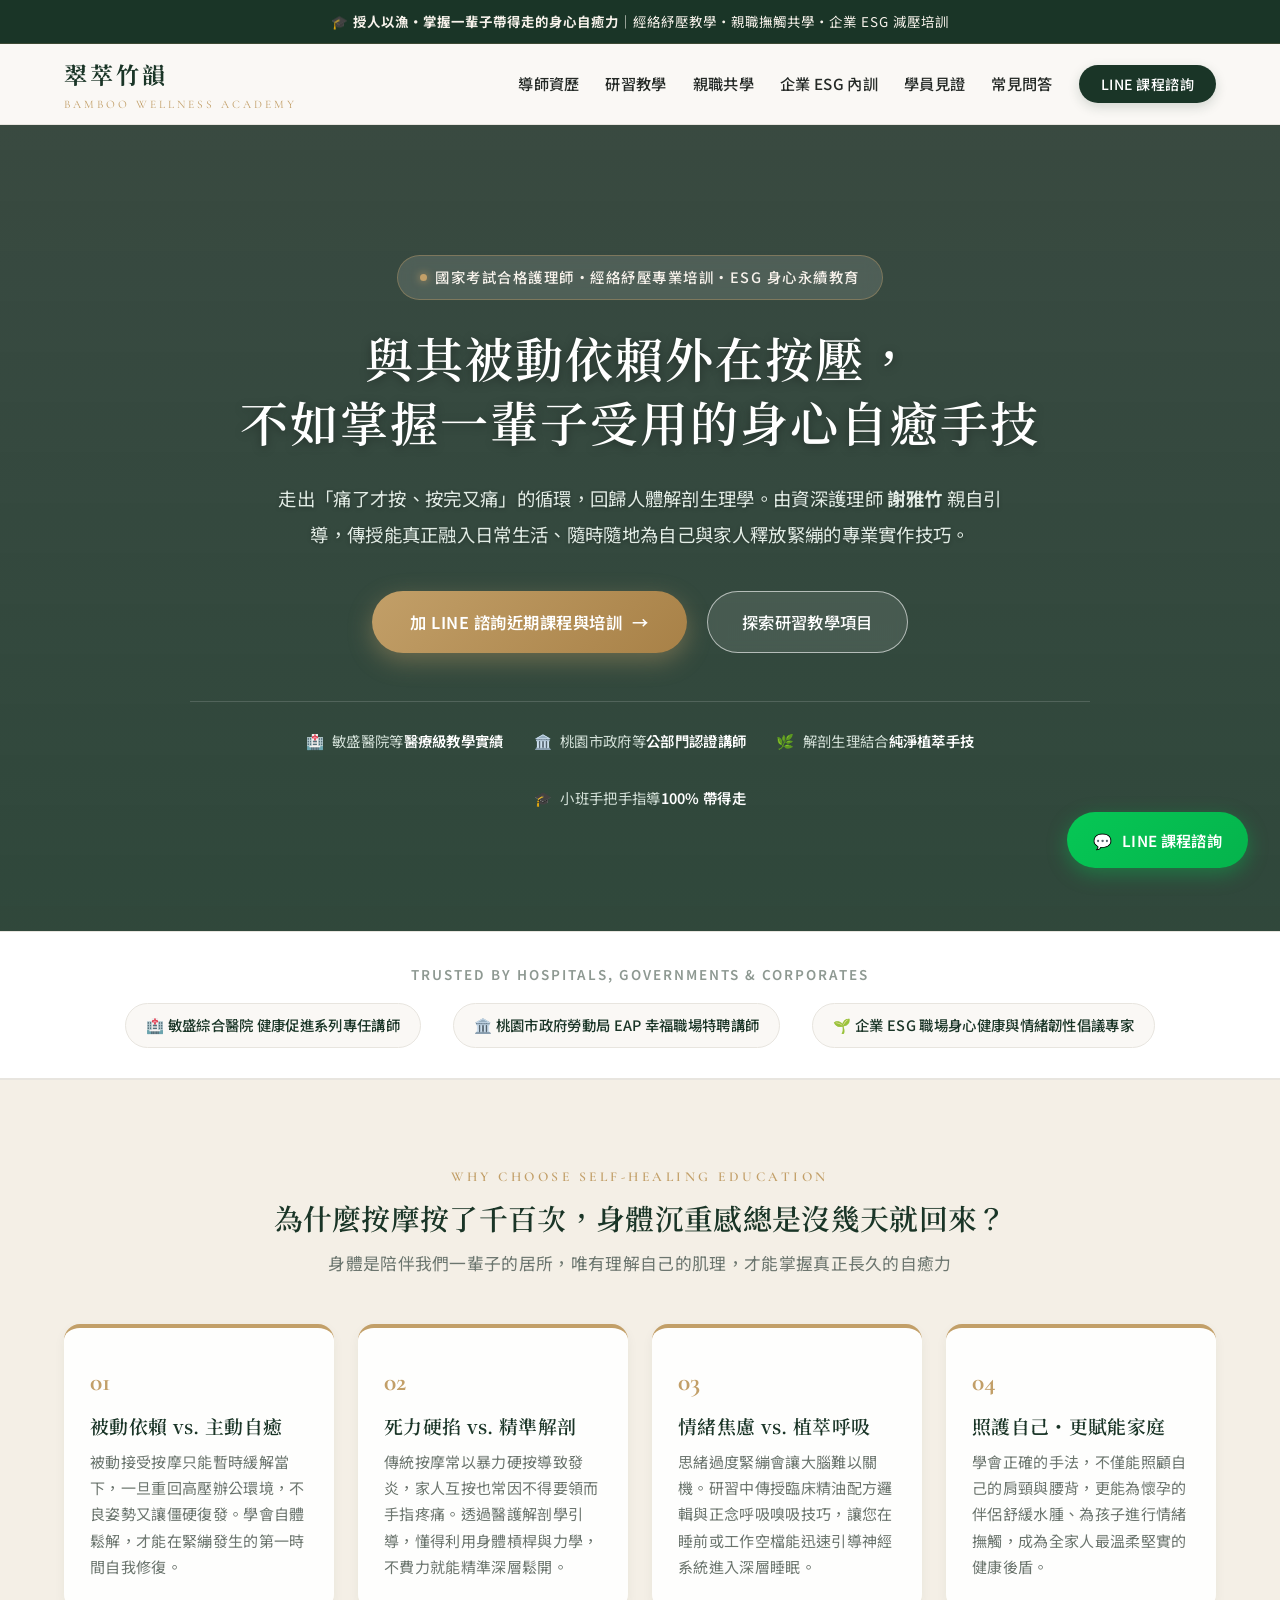
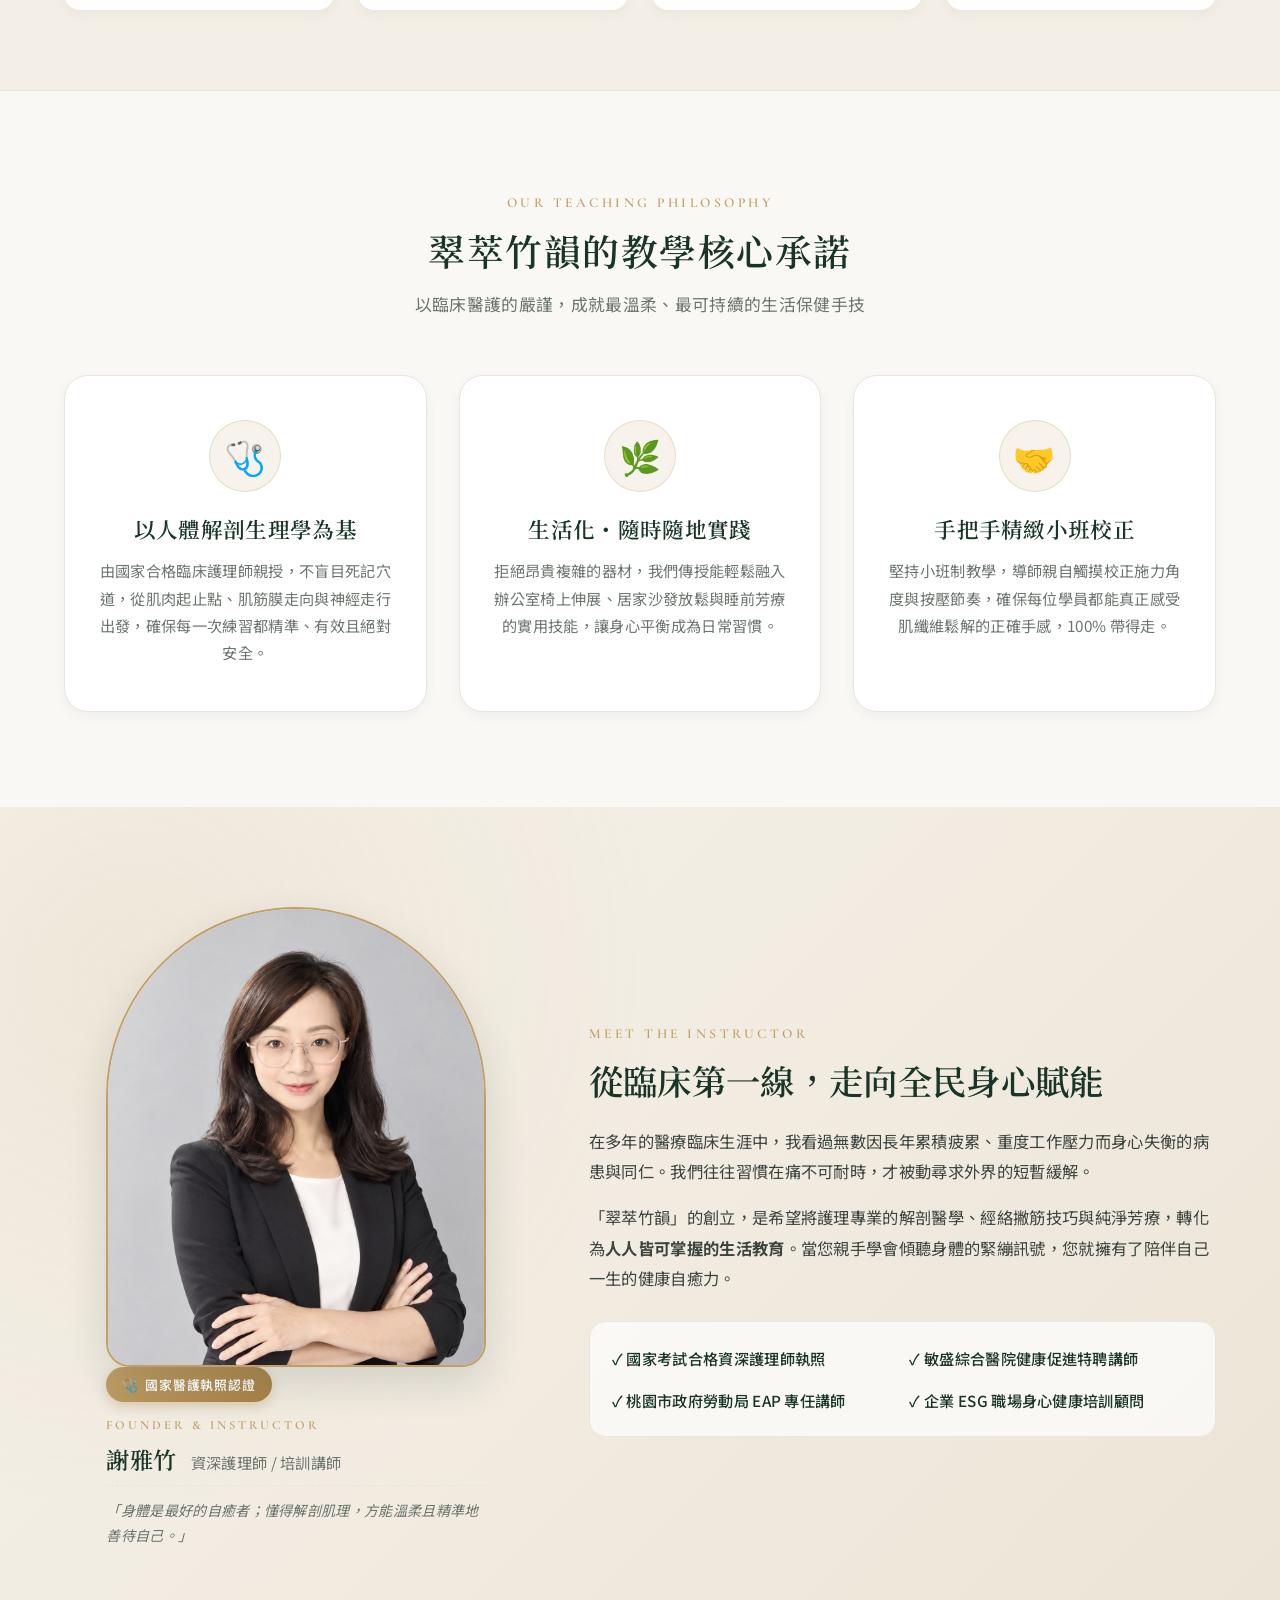
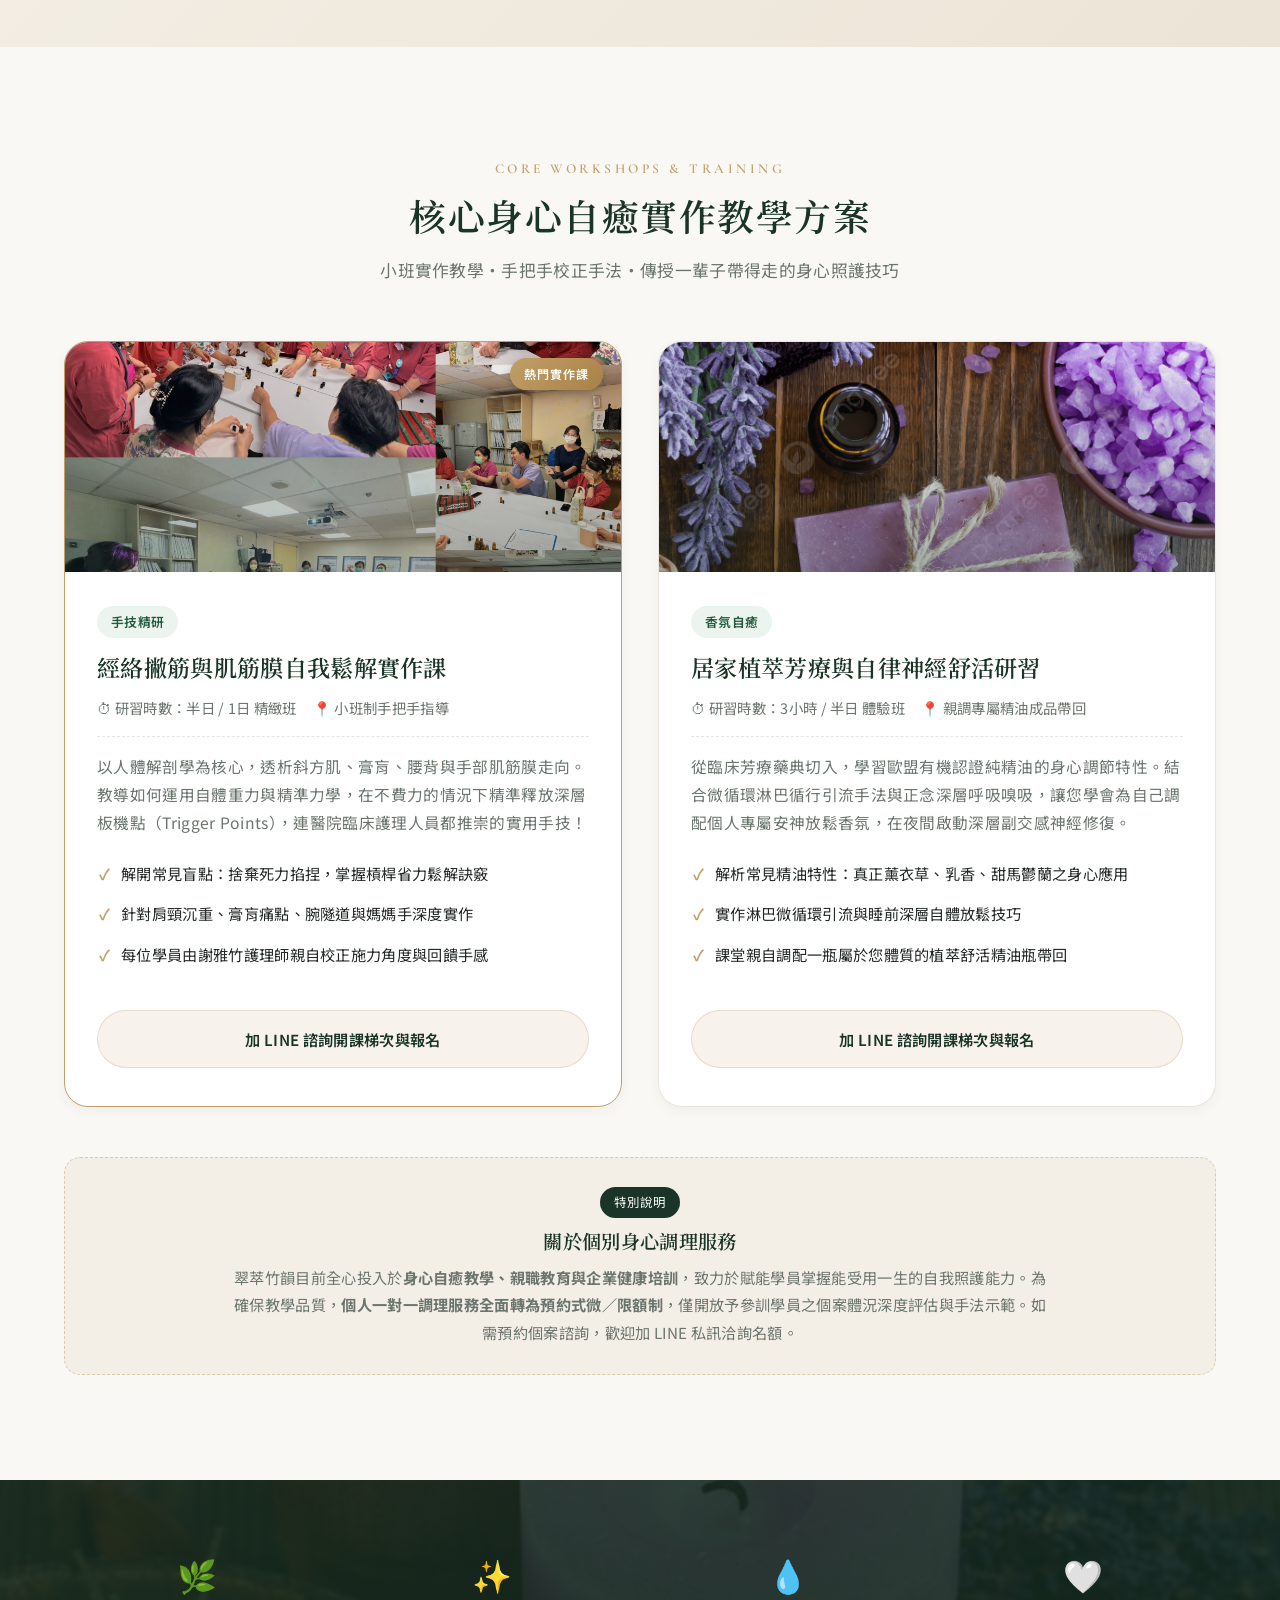
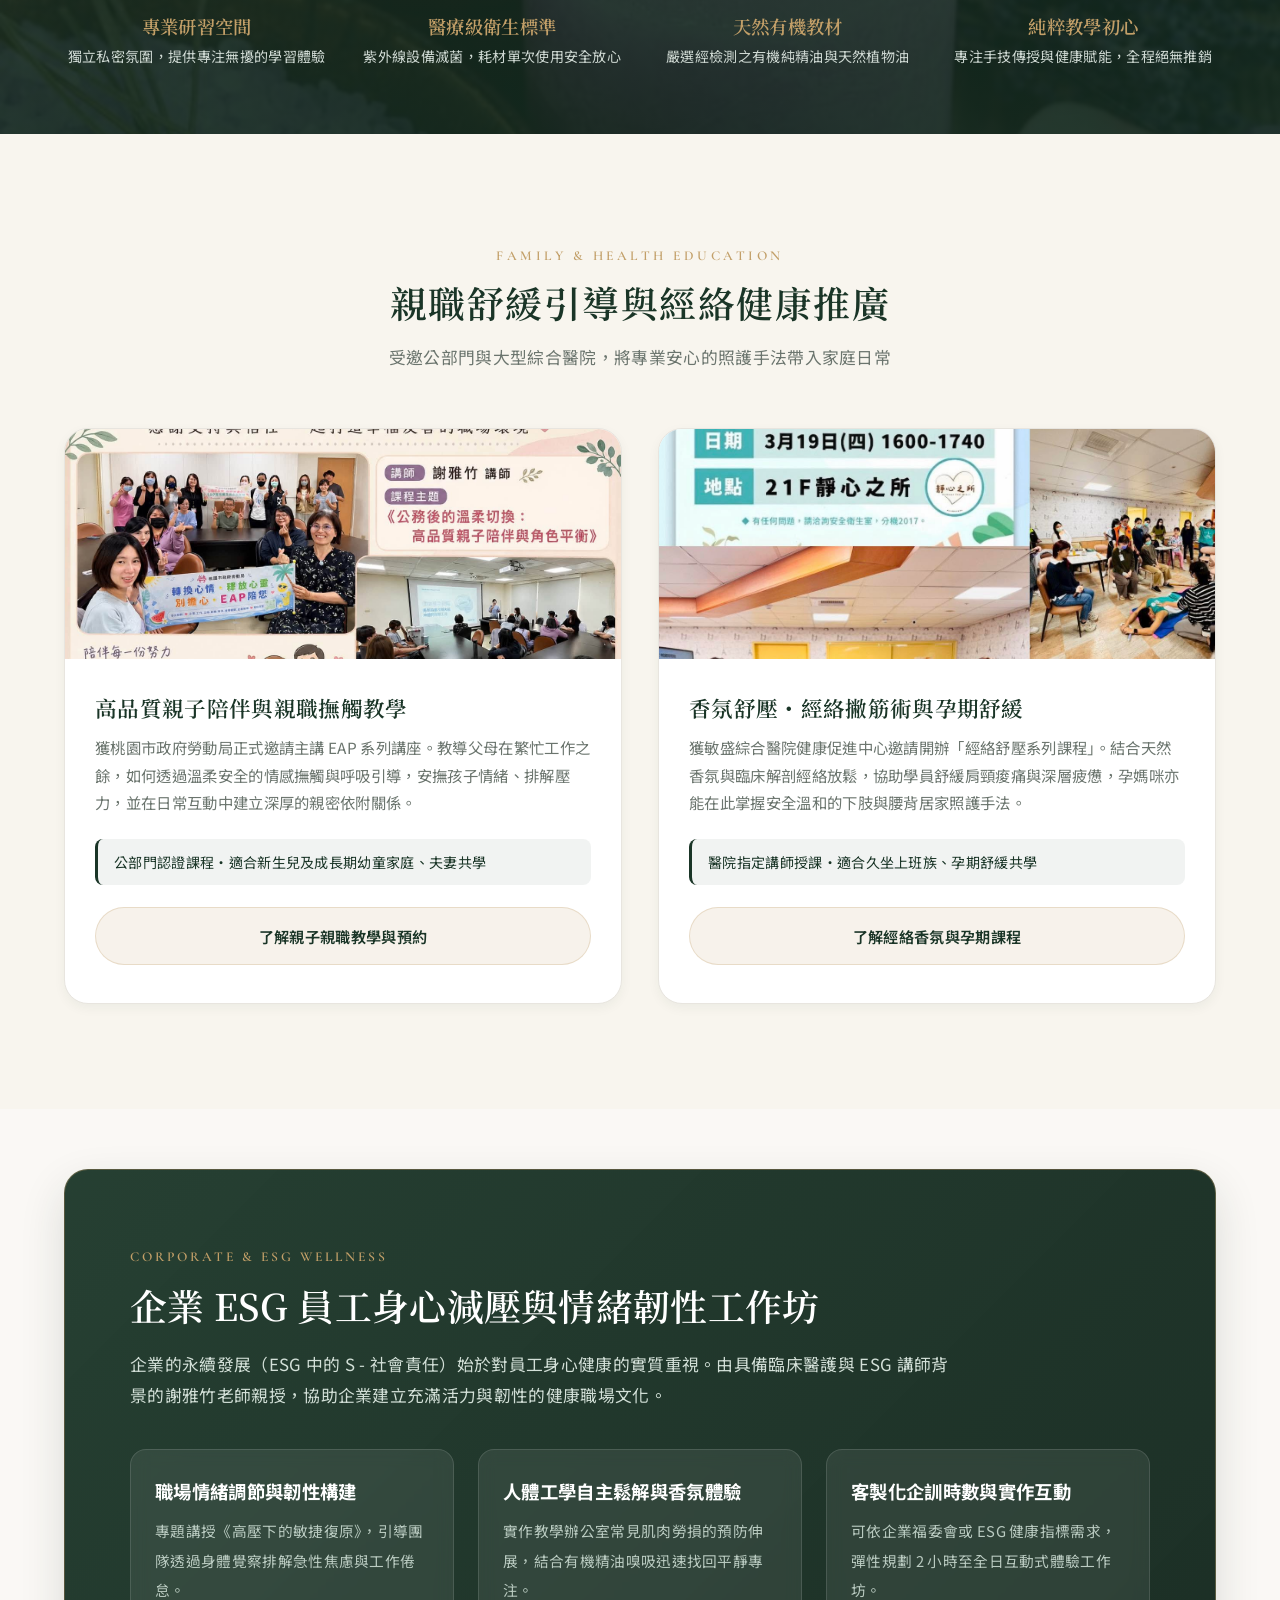
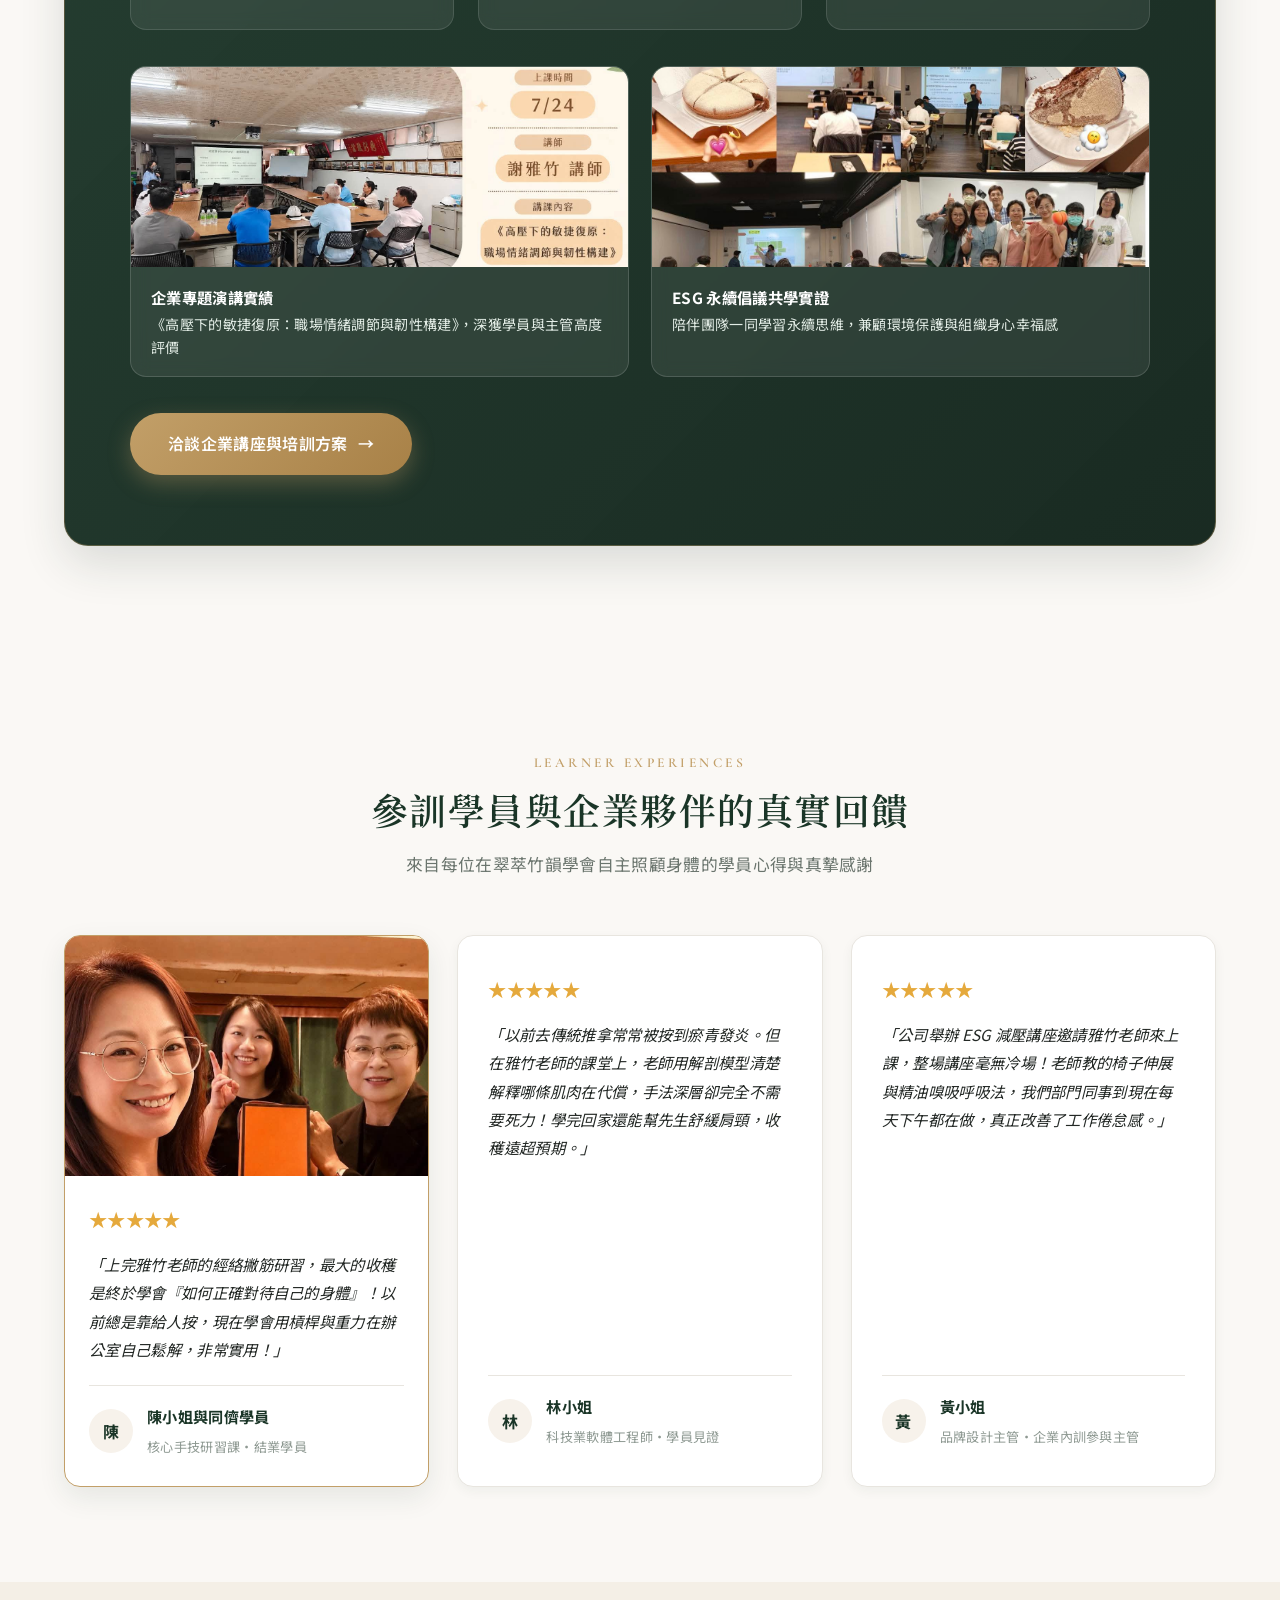
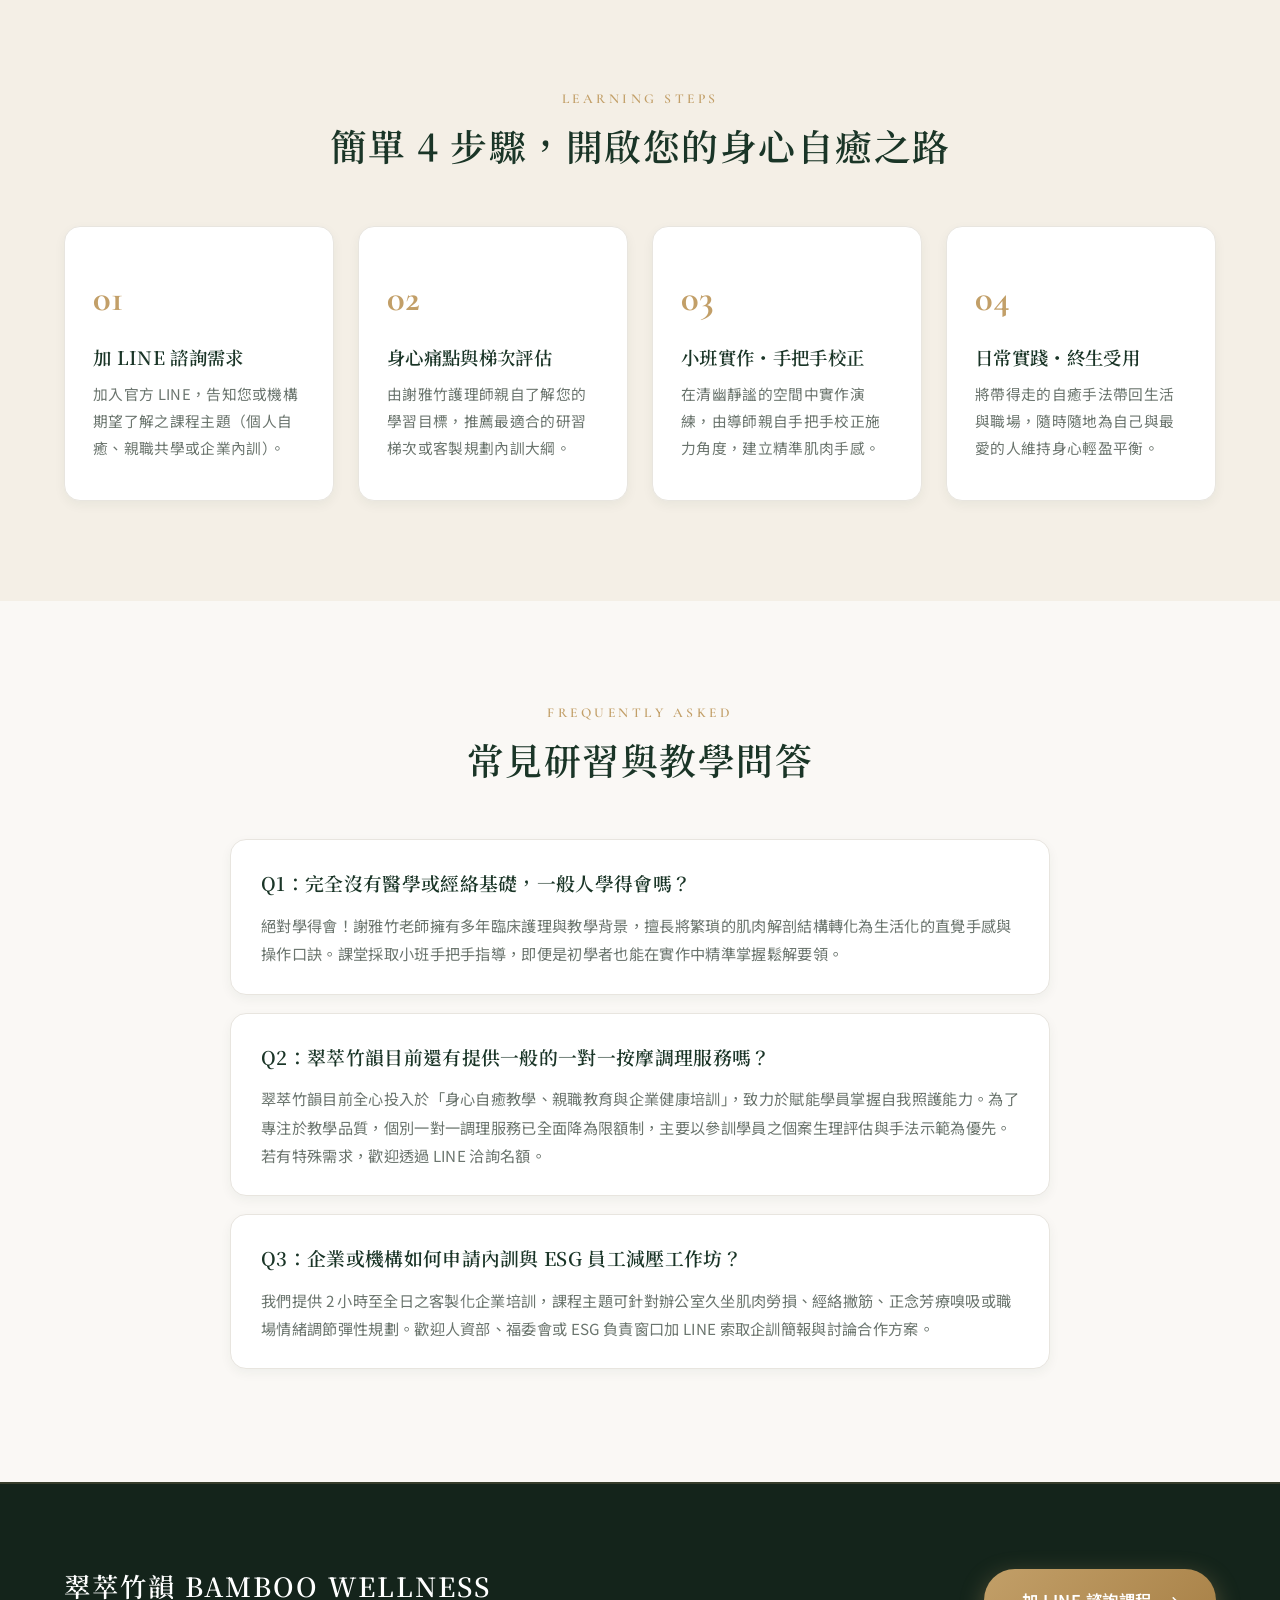
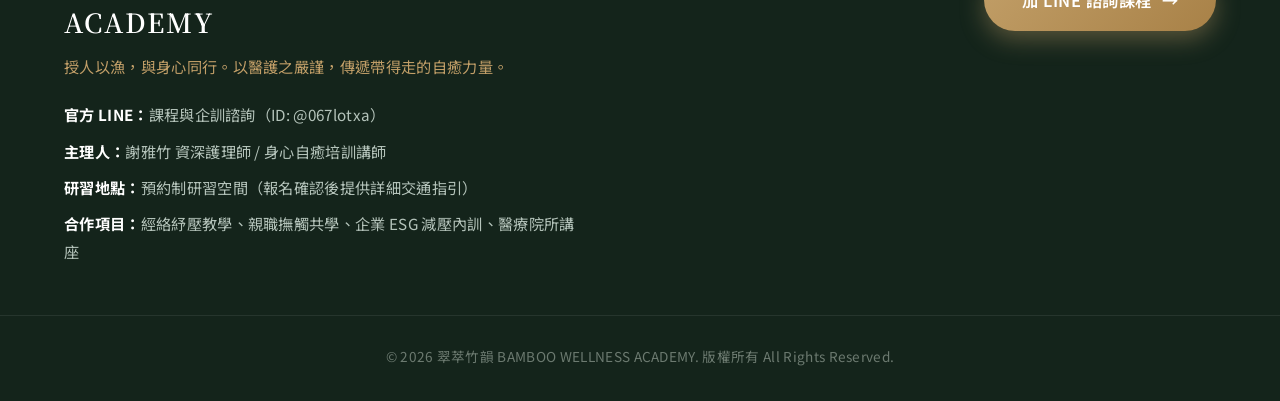
<file: index.html>
<!DOCTYPE html>
<html lang="zh-Hant">
<head>
  <meta charset="UTF-8">
  <meta name="viewport" content="width=device-width, initial-scale=1.0">
  <title>翠萃竹韻｜謝雅竹護理師・身心自癒教學・經絡撇筋・ESG 芳療培訓</title>
  <meta name="description" content="翠萃竹韻由資深護理師謝雅竹創辦，結合臨床解剖學與綠色芳療，專注於「身心自癒手技研習、經絡撇筋教學、親職共學與企業 ESG 減壓工作坊」。受邀敏盛綜合醫院、桃園市勞動局授課。">
  <link rel="stylesheet" href="style.css">
  <!-- Google Fonts 質感字型 -->
  <link rel="preconnect" href="https://fonts.googleapis.com">
  <link rel="preconnect" href="https://fonts.gstatic.com" crossorigin>
  <link href="https://fonts.googleapis.com/css2?family=Cormorant+Garamond:ital,wght@0,400;0,600;1,400&family=Noto+Sans+TC:wght@300;400;500;700&family=Noto+Serif+TC:wght@400;600;700;900&display=swap" rel="stylesheet">
</head>
<body>

  <!-- 頂部促動公告列：定位為身心自癒教育 -->
  <div class="top-bar">
    🎓 <strong>授人以漁・掌握一輩子帶得走的身心自癒力</strong>｜經絡紓壓教學・親職撫觸共學・企業 ESG 減壓培訓
  </div>

  <!-- 頂部導航：將原本的「調理療程」替換為「研習教學」 -->
  <header class="navbar">
    <div class="container nav-content">
      <a href="#" class="logo">
        <span class="logo-title">翠萃竹韻</span>
        <span class="logo-sub">BAMBOO WELLNESS ACADEMY</span>
      </a>
      <nav>
        <ul class="nav-links">
          <li><a href="#about">導師資歷</a></li>
          <li><a href="#courses">研習教學</a></li>
          <li><a href="#training">親職共學</a></li>
          <li><a href="#esg">企業 ESG 內訓</a></li>
          <li><a href="#testimonials">學員見證</a></li>
          <li><a href="#faq">常見問答</a></li>
          <li><a href="https://lin.ee/52fM4HD" target="_blank" rel="noopener" class="btn-nav">LINE 課程諮詢</a></li>
        </ul>
      </nav>
    </div>
  </header>

  <!-- 首頁橫幅 (Hero) ：強調自我學習與賦能 -->
  <section class="hero">
    <div class="container hero-content">
      <div class="hero-tag">
        <span class="dot"></span>
        <span>國家考試合格護理師・經絡紓壓專業培訓・ESG 身心永續教育</span>
      </div>
      <h1>與其被動依賴外在按壓，<br>不如掌握一輩子受用的身心自癒手技</h1>
      <p>走出「痛了才按、按完又痛」的循環，回歸人體解剖生理學。由資深護理師 <strong>謝雅竹</strong> 親自引導，傳授能真正融入日常生活、隨時隨地為自己與家人釋放緊繃的專業實作技巧。</p>
      
      <div class="hero-buttons">
        <a href="https://lin.ee/52fM4HD" target="_blank" rel="noopener" class="btn-main">
          <span>加 LINE 諮詢近期課程與培訓</span>
          <span>→</span>
        </a>
        <a href="#courses" class="btn-sub">探索研習教學項目</a>
      </div>

      <!-- 信任指標 -->
      <div class="hero-trust-bar">
        <div class="trust-item">
          <span>🏥</span>
          <span>敏盛醫院等<strong>醫療級教學實績</strong></span>
        </div>
        <div class="trust-item">
          <span>🏛️</span>
          <span>桃園市政府等<strong>公部門認證講師</strong></span>
        </div>
        <div class="trust-item">
          <span>🌿</span>
          <span>解剖生理結合<strong>純淨植萃手技</strong></span>
        </div>
        <div class="trust-item">
          <span>🎓</span>
          <span>小班手把手指導<strong>100% 帶得走</strong></span>
        </div>
      </div>
    </div>
  </section>

  <!-- 醫療與公部門合作實績背書橫列 -->
  <div class="partners-bar">
    <div class="container">
      <div class="partners-title">TRUSTED BY HOSPITALS, GOVERNMENTS & CORPORATES</div>
      <div class="partners-list">
        <span class="partner-tag">🏥 敏盛綜合醫院 健康促進系列專任講師</span>
        <span class="partner-tag">🏛️ 桃園市政府勞動局 EAP 幸福職場特聘講師</span>
        <span class="partner-tag">🌱 企業 ESG 職場身心健康與情緒韌性倡議專家</span>
      </div>
    </div>
  </div>

  <!-- 痛點共鳴區：喚醒「從依賴他人到自我賦能」的意識 -->
  <section class="pain-points">
    <div class="container">
      <div class="pain-header">
        <span class="sec-subtitle">WHY CHOOSE SELF-HEALING EDUCATION</span>
        <h3>為什麼按摩按了千百次，身體沉重感總是沒幾天就回來？</h3>
        <p>身體是陪伴我們一輩子的居所，唯有理解自己的肌理，才能掌握真正長久的自癒力</p>
      </div>
      <div class="pain-grid">
        <div class="pain-card">
          <span class="pain-num">01</span>
          <h4>被動依賴 vs. 主動自癒</h4>
          <p>被動接受按摩只能暫時緩解當下，一旦重回高壓辦公環境，不良姿勢又讓僵硬復發。學會自體鬆解，才能在緊繃發生的第一時間自我修復。</p>
        </div>
        <div class="pain-card">
          <span class="pain-num">02</span>
          <h4>死力硬掐 vs. 精準解剖</h4>
          <p>傳統按摩常以暴力硬按導致發炎，家人互按也常因不得要領而手指疼痛。透過醫護解剖學引導，懂得利用身體槓桿與力學，不費力就能精準深層鬆開。</p>
        </div>
        <div class="pain-card">
          <span class="pain-num">03</span>
          <h4>情緒焦慮 vs. 植萃呼吸</h4>
          <p>思緒過度緊繃會讓大腦難以關機。研習中傳授臨床精油配方邏輯與正念呼吸嗅吸技巧，讓您在睡前或工作空檔能迅速引導神經系統進入深層睡眠。</p>
        </div>
        <div class="pain-card">
          <span class="pain-num">04</span>
          <h4>照護自己・更賦能家庭</h4>
          <p>學會正確的手法，不僅能照顧自己的肩頸與腰背，更能為懷孕的伴侶舒緩水腫、為孩子進行情緒撫觸，成為全家人最溫柔堅實的健康後盾。</p>
        </div>
      </div>
    </div>
  </section>

  <!-- 3大核心價值 / 授人以漁 -->
  <section class="values">
    <div class="container">
      <div class="sec-header">
        <span class="sec-subtitle">OUR TEACHING PHILOSOPHY</span>
        <h2>翠萃竹韻的教學核心承諾</h2>
        <p>以臨床醫護的嚴謹，成就最溫柔、最可持續的生活保健手技</p>
      </div>
      <div class="grid-3">
        <div class="value-card">
          <div class="val-icon-wrap">🩺</div>
          <h3>以人體解剖生理學為基</h3>
          <p>由國家合格臨床護理師親授，不盲目死記穴道，從肌肉起止點、肌筋膜走向與神經走行出發，確保每一次練習都精準、有效且絕對安全。</p>
        </div>
        <div class="value-card">
          <div class="val-icon-wrap">🌿</div>
          <h3>生活化・隨時隨地實踐</h3>
          <p>拒絕昂貴複雜的器材，我們傳授能輕鬆融入辦公室椅上伸展、居家沙發放鬆與睡前芳療的實用技能，讓身心平衡成為日常習慣。</p>
        </div>
        <div class="value-card">
          <div class="val-icon-wrap">🤝</div>
          <h3>手把手精緻小班校正</h3>
          <p>堅持小班制教學，導師親自觸摸校正施力角度與按壓節奏，確保每位學員都能真正感受肌纖維鬆解的正確手感，100% 帶得走。</p>
        </div>
      </div>
    </div>
  </section>

  <!-- 主理人介紹：真實形象照 S__160800771.jpg（照片與卡片分離，絕不擋臉） -->
  <section id="about" class="about">
    <div class="container about-grid">
     <div class="about-photo-wrapper">
        <!-- 拱形相框卡片（照片 100% 純淨展示，無任何色塊遮擋） -->
        <div class="about-photo-card">
          <img src="S__160800771.jpg" alt="翠萃竹韻創辦人 謝雅竹護理師" class="about-photo-img">
        </div>

        <!-- 主理人名牌與引言（徽章移入卡片頂部，任何手機電腦皆完美對齊，絕不變形） -->
        <div class="about-founder-card">
          <div class="founder-cert-tag">
            <span>🩺</span>
            <span>國家醫護執照認證</span>
          </div>
          <div class="founder-title-tag">FOUNDER & INSTRUCTOR</div>
          <h3 class="founder-name">謝雅竹 <span>資深護理師 / 培訓講師</span></h3>
          <p class="founder-quote">「身體是最好的自癒者；懂得解剖肌理，方能溫柔且精準地善待自己。」</p>
        </div>
      </div>

      <div class="about-info">
        <span class="sec-subtitle">MEET THE INSTRUCTOR</span>
        <h2>從臨床第一線，走向全民身心賦能</h2>
        <p>在多年的醫療臨床生涯中，我看過無數因長年累積疲累、重度工作壓力而身心失衡的病患與同仁。我們往往習慣在痛不可耐時，才被動尋求外界的短暫緩解。</p>
        <p>「翠萃竹韻」的創立，是希望將護理專業的解剖醫學、經絡撇筋技巧與純淨芳療，轉化為<strong>人人皆可掌握的生活教育</strong>。當您親手學會傾聽身體的緊繃訊號，您就擁有了陪伴自己一生的健康自癒力。</p>
        <div class="credentials">
          <div class="cred-item">✓ 國家考試合格資深護理師執照</div>
          <div class="cred-item">✓ 敏盛綜合醫院健康促進特聘講師</div>
          <div class="cred-item">✓ 桃園市政府勞動局 EAP 專任講師</div>
          <div class="cred-item">✓ 企業 ESG 職場身心健康培訓顧問</div>
        </div>
      </div>
    </div>
  </section>

  <!-- 核心研習教學項目 (原調理療程升級為教學主打) -->
  <section id="courses" class="services">
    <div class="container">
      <div class="sec-header">
        <span class="sec-subtitle">CORE WORKSHOPS & TRAINING</span>
        <h2>核心身心自癒實作教學方案</h2>
        <p>小班實作教學・手把手校正手法・傳授一輩子帶得走的身心照護技巧</p>
      </div>

      <div class="grid-2">
        <!-- 課程一：經絡撇筋與肌筋膜自我鬆解實作課 809544108_...jpg -->
        <div class="service-box featured">
          <div class="featured-badge">熱門實作課</div>
          <div class="service-img-wrap">
            <img src="809544108_28517391377877764_4206132816161404202_n.jpg" alt="透析室腕隧道與媽媽手臨床芳療對策・手技示範">
            <div class="service-img-overlay"></div>
          </div>
          <div class="service-body">
            <div class="service-top">
              <span class="tag">手技精研</span>
              <h3>經絡撇筋與肌筋膜自我鬆解實作課</h3>
            </div>
            <div class="service-meta">
              <span>⏱ 研習時數：半日 / 1日 精緻班</span>
              <span>📍 小班制手把手指導</span>
            </div>
            <p class="service-desc">以人體解剖學為核心，透析斜方肌、膏肓、腰背與手部肌筋膜走向。教導如何運用自體重力與精準力學，在不費力的情況下精準釋放深層板機點（Trigger Points），連醫院臨床護理人員都推崇的實用手技！</p>
            <ul class="service-points">
              <li>解開常見盲點：捨棄死力掐捏，掌握槓桿省力鬆解訣竅</li>
              <li>針對肩頸沉重、膏肓痛點、腕隧道與媽媽手深度實作</li>
              <li>每位學員由謝雅竹護理師親自校正施力角度與回饋手感</li>
            </ul>
            <a href="https://lin.ee/52fM4HD" target="_blank" rel="noopener" class="btn-card">加 LINE 諮詢開課梯次與報名</a>
          </div>
        </div>

        <!-- 課程二：居家植萃芳療與自律神經舒活研習 pngtree-lavender...jpg -->
        <div class="service-box">
          <div class="service-img-wrap">
            <img src="pngtree-lavender-spa-deluxe-purple-massage-photo-picture-image_6566610.jpg" alt="純淨有機薰衣草芳療・天然精油冷製皂調配研習">
            <div class="service-img-overlay"></div>
          </div>
          <div class="service-body">
            <div class="service-top">
              <span class="tag">香氛自癒</span>
              <h3>居家植萃芳療與自律神經舒活研習</h3>
            </div>
            <div class="service-meta">
              <span>⏱ 研習時數：3小時 / 半日 體驗班</span>
              <span>📍 親調專屬精油成品帶回</span>
            </div>
            <p class="service-desc">從臨床芳療藥典切入，學習歐盟有機認證純精油的身心調節特性。結合微循環淋巴循行引流手法與正念深層呼吸嗅吸，讓您學會為自己調配個人專屬安神放鬆香氛，在夜間啟動深層副交感神經修復。</p>
            <ul class="service-points">
              <li>解析常見精油特性：真正薰衣草、乳香、甜馬鬱蘭之身心應用</li>
              <li>實作淋巴微循環引流與睡前深層自體放鬆技巧</li>
              <li>課堂親自調配一瓶屬於您體質的植萃舒活精油瓶帶回</li>
            </ul>
            <a href="https://lin.ee/52fM4HD" target="_blank" rel="noopener" class="btn-card">加 LINE 諮詢開課梯次與報名</a>
          </div>
        </div>
      </div>

      <!-- 調理服務式微說明（將個人調理弱化為輔助或個案示範，維持高端稀缺性） -->
      <div class="private-treatment-note">
        <div class="note-badge">特別說明</div>
        <h4>關於個別身心調理服務</h4>
        <p>翠萃竹韻目前全心投入於<strong>身心自癒教學、親職教育與企業健康培訓</strong>，致力於賦能學員掌握能受用一生的自我照護能力。為確保教學品質，<strong>個人一對一調理服務全面轉為預約式微／限額制</strong>，僅開放予參訓學員之個案體況深度評估與手法示範。如需預約個案諮詢，歡迎加 LINE 私訊洽詢名額。</p>
      </div>

    </div>
  </section>

  <!-- 環境衛生承諾橫幅：背景使用天然薰衣草海鹽燭光照片 914d041e...jpg -->
  <section class="environment-banner">
    <div class="container">
      <div class="env-grid">
        <div class="env-item">
          <div class="icon">🌿</div>
          <h4>專業研習空間</h4>
          <p>獨立私密氛圍，提供專注無擾的學習體驗</p>
        </div>
        <div class="env-item">
          <div class="icon">✨</div>
          <h4>醫療級衛生標準</h4>
          <p>紫外線設備滅菌，耗材單次使用安全放心</p>
        </div>
        <div class="env-item">
          <div class="icon">💧</div>
          <h4>天然有機教材</h4>
          <p>嚴選經檢測之有機純精油與天然植物油</p>
        </div>
        <div class="env-item">
          <div class="icon">🤍</div>
          <h4>純粹教學初心</h4>
          <p>專注手技傳授與健康賦能，全程絕無推銷</p>
        </div>
      </div>
    </div>
  </section>

  <!-- 親職教學與經絡健康專區 (重點主力課程) -->
  <section id="training" class="training">
    <div class="container">
      <div class="sec-header">
        <span class="sec-subtitle">FAMILY & HEALTH EDUCATION</span>
        <h2>親職舒緩引導與經絡健康推廣</h2>
        <p>受邀公部門與大型綜合醫院，將專業安心的照護手法帶入家庭日常</p>
      </div>
      <div class="grid-2">
        <div class="class-card">
          <div class="class-img-wrap">
            <img src="756224594_27867134502903458_8123029026427210574_n.jpg" alt="桃園市政府勞動局邀請《公務後的溫柔切換：高品質親子陪伴與角色平衡》">
          </div>
          <div class="class-body">
            <h3>高品質親子陪伴與親職撫觸教學</h3>
            <p>獲桃園市政府勞動局正式邀請主講 EAP 系列講座。教導父母在繁忙工作之餘，如何透過溫柔安全的情感撫觸與呼吸引導，安撫孩子情緒、排解壓力，並在日常互動中建立深厚的親密依附關係。</p>
            <div class="class-fit">公部門認證課程・適合新生兒及成長期幼童家庭、夫妻共學</div>
            <a href="https://lin.ee/52fM4HD" target="_blank" rel="noopener" class="btn-card">了解親子親職教學與預約</a>
          </div>
        </div>

        <div class="class-card">
          <div class="class-img-wrap">
            <img src="654254353_26387888637494726_4937479646530382806_n.jpg" alt="敏盛綜合醫院健康促進《香氛舒壓・撇筋術》經絡放鬆">
          </div>
          <div class="class-body">
            <h3>香氛舒壓・經絡撇筋術與孕期舒緩</h3>
            <p>獲敏盛綜合醫院健康促進中心邀請開辦「經絡舒壓系列課程」。結合天然香氛與臨床解剖經絡放鬆，協助學員舒緩肩頸痠痛與深層疲憊，孕媽咪亦能在此掌握安全溫和的下肢與腰背居家照護手法。</p>
            <div class="class-fit">醫院指定講師授課・適合久坐上班族、孕期舒緩共學</div>
            <a href="https://lin.ee/52fM4HD" target="_blank" rel="noopener" class="btn-card">了解經絡香氛與孕期課程</a>
          </div>
        </div>
      </div>
    </div>
  </section>

  <!-- 企業內訓與 ESG 講座：核心 B2B 培訓業務 -->
  <section id="esg" class="esg">
    <div class="container">
      <div class="esg-box">
        <div class="esg-text">
          <span class="sec-subtitle-light">CORPORATE & ESG WELLNESS</span>
          <h2>企業 ESG 員工身心減壓與情緒韌性工作坊</h2>
          <p>企業的永續發展（ESG 中的 S - 社會責任）始於對員工身心健康的實質重視。由具備臨床醫護與 ESG 講師背景的謝雅竹老師親授，協助企業建立充滿活力與韌性的健康職場文化。</p>
          <div class="esg-features">
            <div class="esg-f-item">
              <strong>職場情緒調節與韌性構建</strong>
              <span>專題講授《高壓下的敏捷復原》，引導團隊透過身體覺察排解急性焦慮與工作倦怠。</span>
            </div>
            <div class="esg-f-item">
              <strong>人體工學自主鬆解與香氛體驗</strong>
              <span>實作教學辦公室常見肌肉勞損的預防伸展，結合有機精油嗅吸迅速找回平靜專注。</span>
            </div>
            <div class="esg-f-item">
              <strong>客製化企訓時數與實作互動</strong>
              <span>可依企業福委會或 ESG 健康指標需求，彈性規劃 2 小時至全日互動式體驗工作坊。</span>
            </div>
          </div>

          <!-- 企業實績相片成果展示 -->
          <div class="esg-gallery">
            <div class="esg-photo-card">
              <img src="755808266_27867134516236790_2292300747579595151_n.jpg" alt="企業邀請《高壓下的敏捷復原：職場情緒調節與韌性構建》" class="esg-photo-img">
              <div class="esg-photo-desc">
                <strong>企業專題演講實績</strong>
                <span>《高壓下的敏捷復原：職場情緒調節與韌性構建》，深獲學員與主管高度評價</span>
              </div>
            </div>
            <div class="esg-photo-card">
              <img src="719864916_27325565850393662_4962168249504366590_n.jpg" alt="企業永續發展與溫室氣體盤查共學大合照" class="esg-photo-img">
              <div class="esg-photo-desc">
                <strong>ESG 永續倡議共學實證</strong>
                <span>陪伴團隊一同學習永續思維，兼顧環境保護與組織身心幸福感</span>
              </div>
            </div>
          </div>

          <div style="margin-top: 36px;">
            <a href="https://lin.ee/52fM4HD" target="_blank" rel="noopener" class="btn-esg">
              <span>洽談企業講座與培訓方案</span>
              <span>→</span>
            </a>
          </div>
        </div>
      </div>
    </div>
  </section>

  <!-- 學員口碑見證：真實合照 791145...jpg -->
  <section id="testimonials" class="testimonials">
    <div class="container">
      <div class="sec-header">
        <span class="sec-subtitle">LEARNER EXPERIENCES</span>
        <h2>參訓學員與企業夥伴的真實回饋</h2>
        <p>來自每位在翠萃竹韻學會自主照顧身體的學員心得與真摯感謝</p>
      </div>
      <div class="testi-grid">
        <!-- 真實合影學員卡片 -->
        <div class="testi-photo-card">
          <img src="791145081_28357502827199954_5456837343185363557_n.jpg" alt="學員感謝與謝老師合影" class="testi-card-img">
          <div class="testi-photo-body">
            <div class="testi-stars">★★★★★</div>
            <p class="testi-text">「上完雅竹老師的經絡撇筋研習，最大的收穫是終於學會『如何正確對待自己的身體』！以前總是靠給人按，現在學會用槓桿與重力在辦公室自己鬆解，非常實用！」</p>
            <div class="testi-author">
              <div class="author-avatar">陳</div>
              <div class="author-info">
                <strong>陳小姐與同儕學員</strong>
                <span>核心手技研習課・結業學員</span>
              </div>
            </div>
          </div>
        </div>

        <div class="testi-card">
          <div class="testi-stars">★★★★★</div>
          <p class="testi-text">「以前去傳統推拿常常被按到瘀青發炎。但在雅竹老師的課堂上，老師用解剖模型清楚解釋哪條肌肉在代償，手法深層卻完全不需要死力！學完回家還能幫先生舒緩肩頸，收穫遠超預期。」</p>
          <div class="testi-author">
            <div class="author-avatar">林</div>
            <div class="author-info">
              <strong>林小姐</strong>
              <span>科技業軟體工程師・學員見證</span>
            </div>
          </div>
        </div>

        <div class="testi-card">
          <div class="testi-stars">★★★★★</div>
          <p class="testi-text">「公司舉辦 ESG 減壓講座邀請雅竹老師來上課，整場講座毫無冷場！老師教的椅子伸展與精油嗅吸呼吸法，我們部門同事到現在每天下午都在做，真正改善了工作倦怠感。」</p>
          <div class="testi-author">
            <div class="author-avatar">黃</div>
            <div class="author-info">
              <strong>黃小姐</strong>
              <span>品牌設計主管・企業內訓參與主管</span>
            </div>
          </div>
        </div>
      </div>
    </div>
  </section>

  <!-- 教學研習與諮詢流程 -->
  <section class="process">
    <div class="container">
      <div class="sec-header">
        <span class="sec-subtitle">LEARNING STEPS</span>
        <h2>簡單 4 步驟，開啟您的身心自癒之路</h2>
      </div>
      <div class="process-steps">
        <div class="step-card">
          <span class="step-num">01</span>
          <h4>加 LINE 諮詢需求</h4>
          <p>加入官方 LINE，告知您或機構期望了解之課程主題（個人自癒、親職共學或企業內訓）。</p>
        </div>
        <div class="step-card">
          <span class="step-num">02</span>
          <h4>身心痛點與梯次評估</h4>
          <p>由謝雅竹護理師親自了解您的學習目標，推薦最適合的研習梯次或客製規劃內訓大綱。</p>
        </div>
        <div class="step-card">
          <span class="step-num">03</span>
          <h4>小班實作・手把手校正</h4>
          <p>在清幽靜謐的空間中實作演練，由導師親自手把手校正施力角度，建立精準肌肉手感。</p>
        </div>
        <div class="step-card">
          <span class="step-num">04</span>
          <h4>日常實踐・終生受用</h4>
          <p>將帶得走的自癒手法帶回生活與職場，隨時隨地為自己與最愛的人維持身心輕盈平衡。</p>
        </div>
      </div>
    </div>
  </section>

  <!-- FAQ 常見問答：全面契合教學主題 -->
  <section id="faq" class="faq">
    <div class="container">
      <div class="sec-header">
        <span class="sec-subtitle">FREQUENTLY ASKED</span>
        <h2>常見研習與教學問答</h2>
      </div>
      <div class="faq-list">
        <div class="faq-item">
          <div class="faq-question">Q1：完全沒有醫學或經絡基礎，一般人學得會嗎？</div>
          <div class="faq-answer">
            絕對學得會！謝雅竹老師擁有多年臨床護理與教學背景，擅長將繁瑣的肌肉解剖結構轉化為生活化的直覺手感與操作口訣。課堂採取小班手把手指導，即便是初學者也能在實作中精準掌握鬆解要領。
          </div>
        </div>
        <div class="faq-item">
          <div class="faq-question">Q2：翠萃竹韻目前還有提供一般的一對一按摩調理服務嗎？</div>
          <div class="faq-answer">
            翠萃竹韻目前全心投入於「身心自癒教學、親職教育與企業健康培訓」，致力於賦能學員掌握自我照護能力。為了專注於教學品質，個別一對一調理服務已全面降為限額制，主要以參訓學員之個案生理評估與手法示範為優先。若有特殊需求，歡迎透過 LINE 洽詢名額。
          </div>
        </div>
        <div class="faq-item">
          <div class="faq-question">Q3：企業或機構如何申請內訓與 ESG 員工減壓工作坊？</div>
          <div class="faq-answer">
            我們提供 2 小時至全日之客製化企業培訓，課程主題可針對辦公室久坐肌肉勞損、經絡撇筋、正念芳療嗅吸或職場情緒調節彈性規劃。歡迎人資部、福委會或 ESG 負責窗口加 LINE 索取企訓簡報與討論合作方案。
          </div>
        </div>
      </div>
    </div>
  </section>

  <!-- 頁尾 -->
  <footer class="footer">
    <div class="container footer-content">
      <div class="footer-info">
        <h3>翠萃竹韻 BAMBOO WELLNESS ACADEMY</h3>
        <p class="slogan">授人以漁，與身心同行。以醫護之嚴謹，傳遞帶得走的自癒力量。</p>
        <div class="footer-contact">
          <p><strong>官方 LINE：</strong>課程與企訓諮詢（ID: @067lotxa）</p>
          <p><strong>主理人：</strong>謝雅竹 資深護理師 / 身心自癒培訓講師</p>
          <p><strong>研習地點：</strong>預約制研習空間（報名確認後提供詳細交通指引）</p>
          <p><strong>合作項目：</strong>經絡紓壓教學、親職撫觸共學、企業 ESG 減壓內訓、醫療院所講座</p>
        </div>
      </div>
      <div class="footer-action">
        <a href="https://lin.ee/52fM4HD" target="_blank" rel="noopener" class="btn-main">
          <span>加 LINE 諮詢課程</span>
          <span>→</span>
        </a>
      </div>
    </div>
    <div class="copyright">
      <p>&copy; 2026 翠萃竹韻 BAMBOO WELLNESS ACADEMY. 版權所有 All Rights Reserved.</p>
    </div>
  </footer>

  <!-- 右下角浮動 LINE 按鈕 (桌機版) -->
  <a href="https://lin.ee/52fM4HD" target="_blank" rel="noopener" class="floating-line" aria-label="LINE 課程諮詢">
    <span class="line-icon">💬</span>
    <span class="line-text">LINE 課程諮詢</span>
  </a>

  <!-- 手機版專屬底端固定列 (教學導向) -->
  <div class="mobile-bottom-bar">
    <div class="bottom-bar-inner">
      <div class="bar-text">
        <strong>翠萃竹韻 謝雅竹護理師</strong>
        <span>經絡紓壓・身心自癒教育</span>
      </div>
      <a href="https://lin.ee/52fM4HD" target="_blank" rel="noopener" class="btn-mobile-book">
        <span>💬 課程諮詢</span>
      </a>
    </div>
  </div>

</body>
</html>
</file>
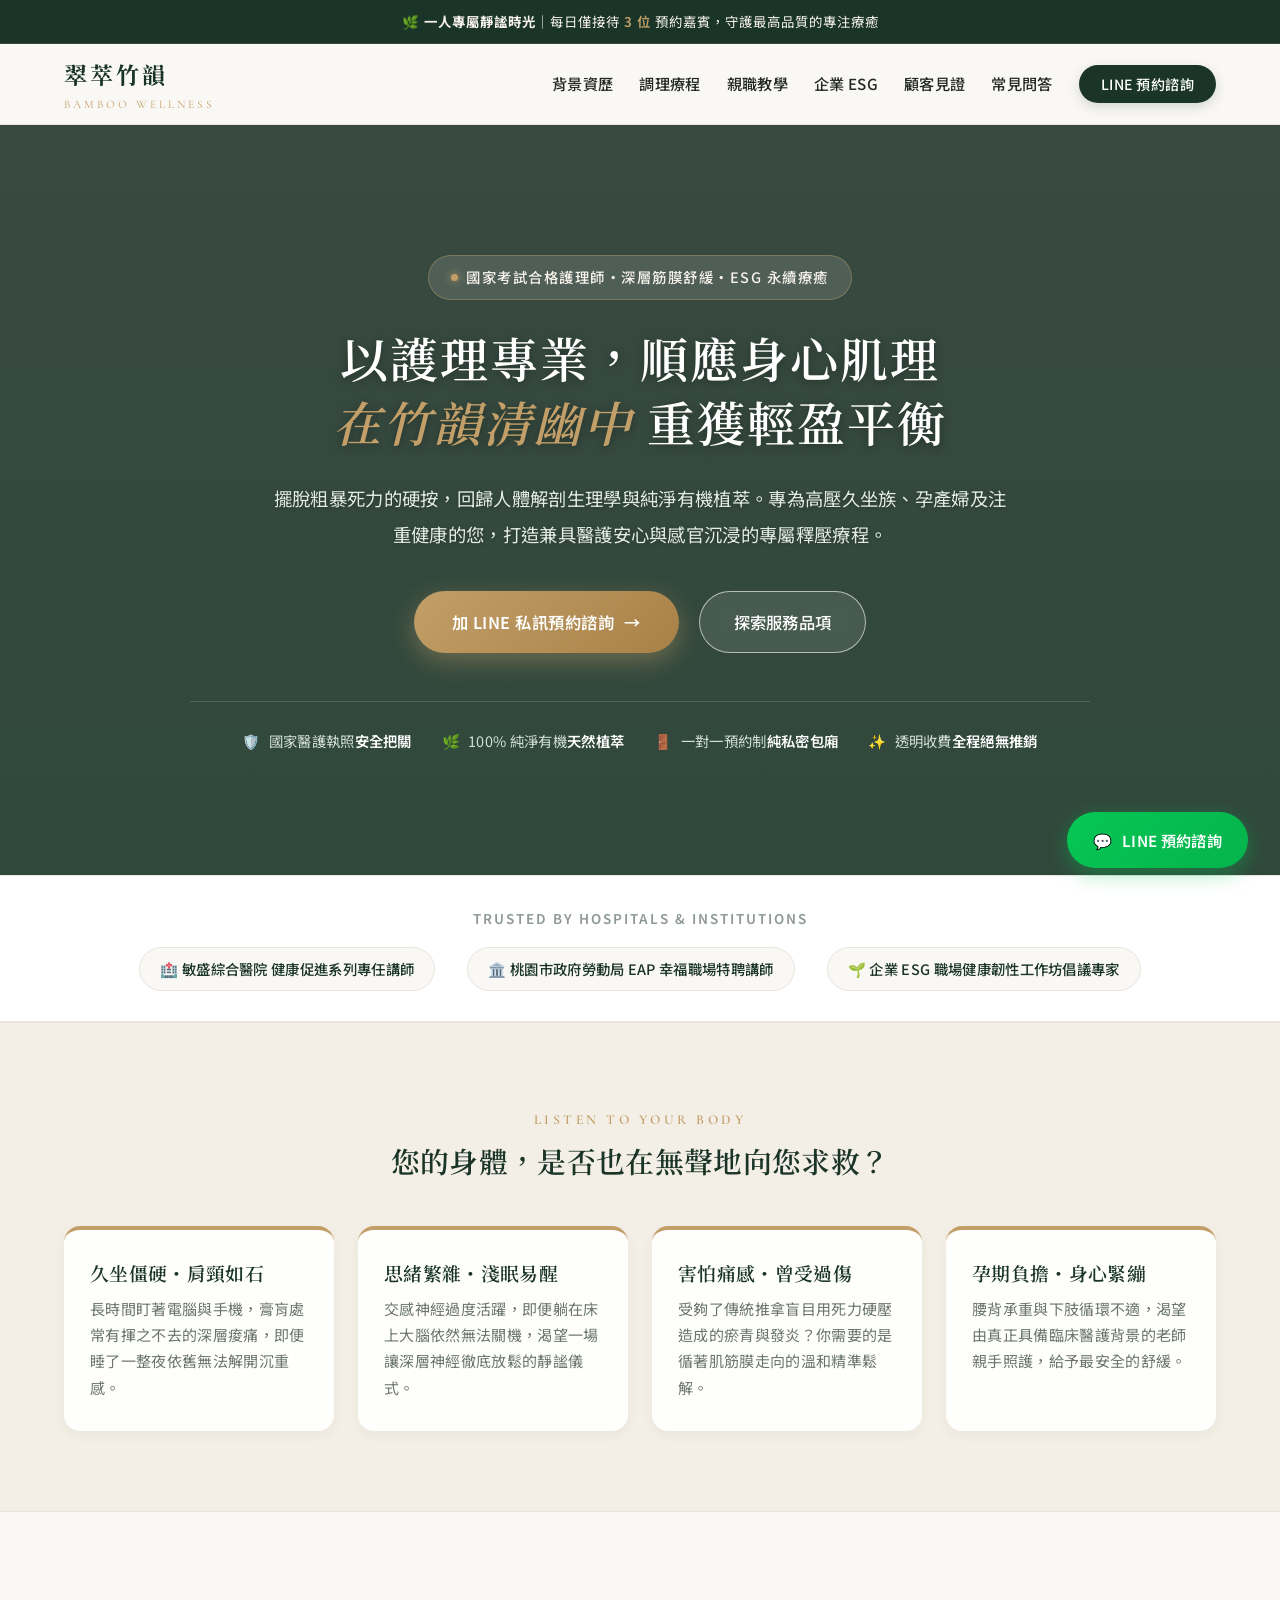
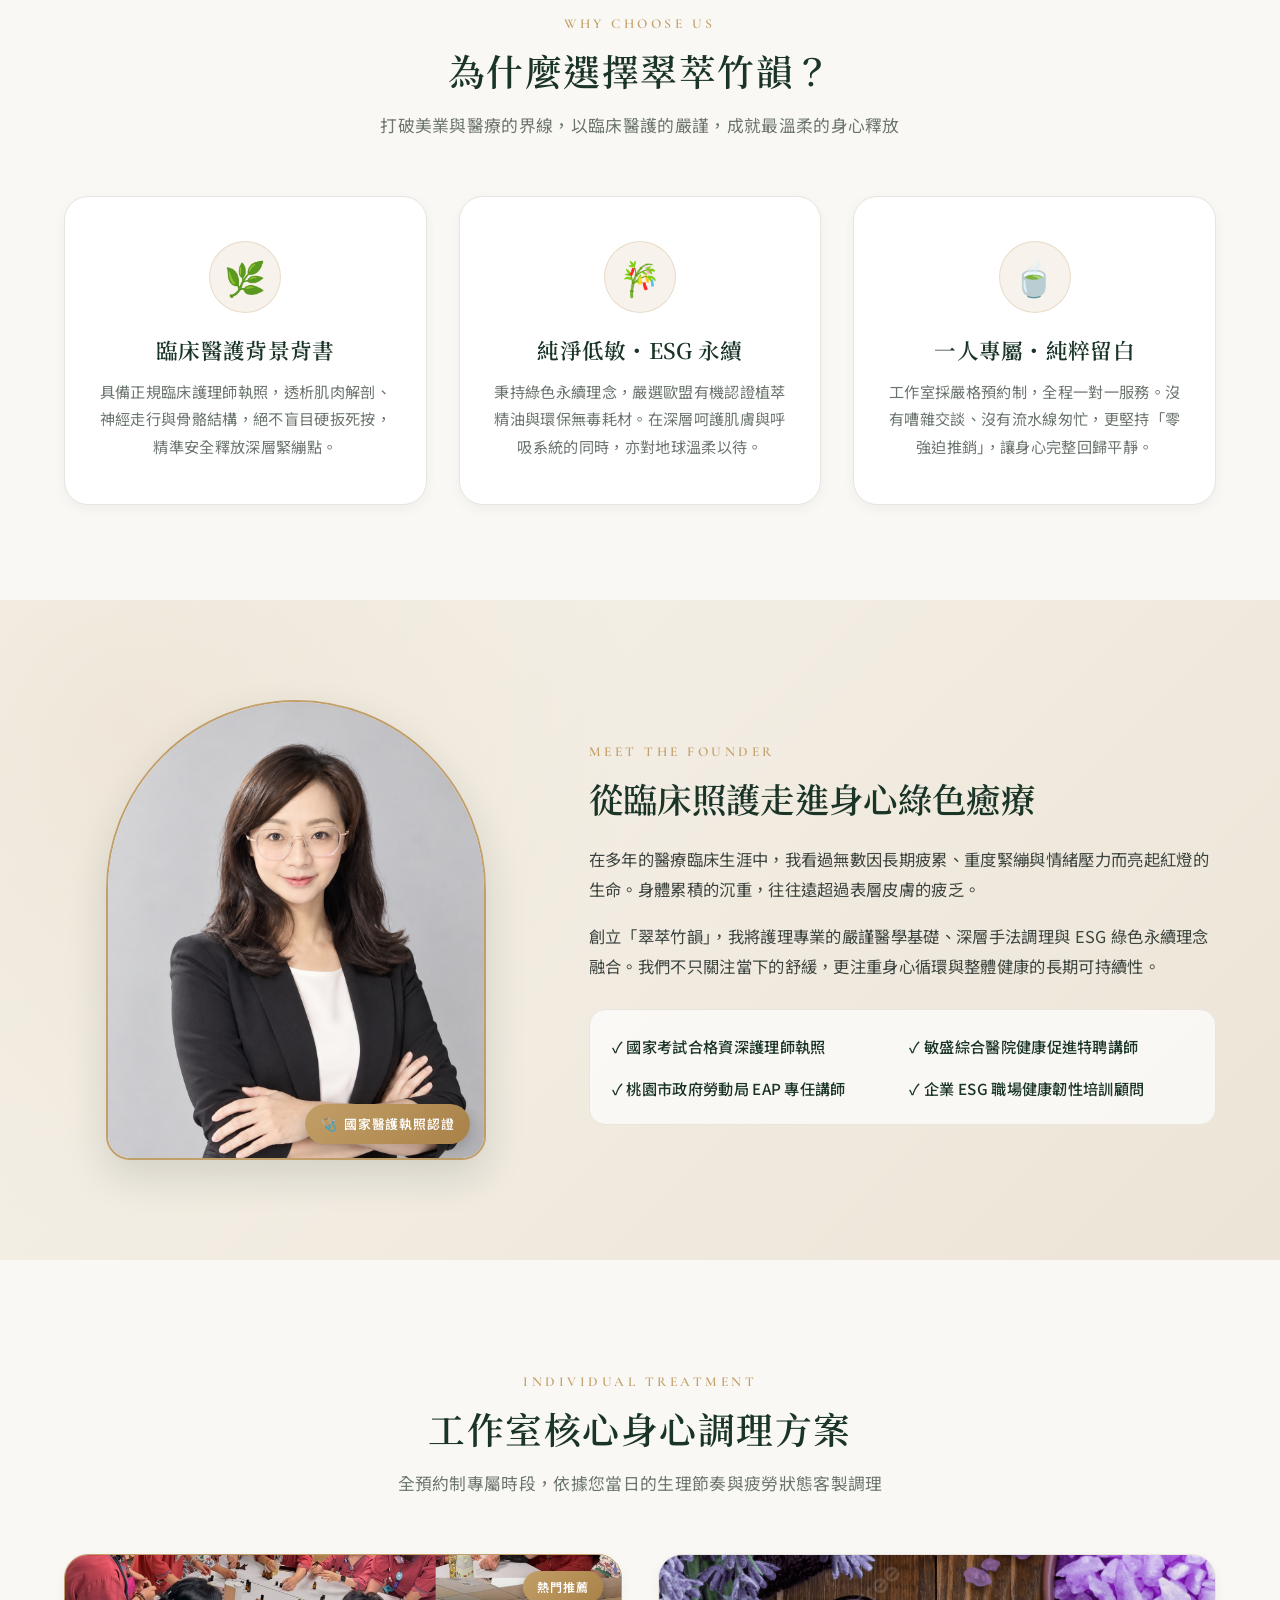
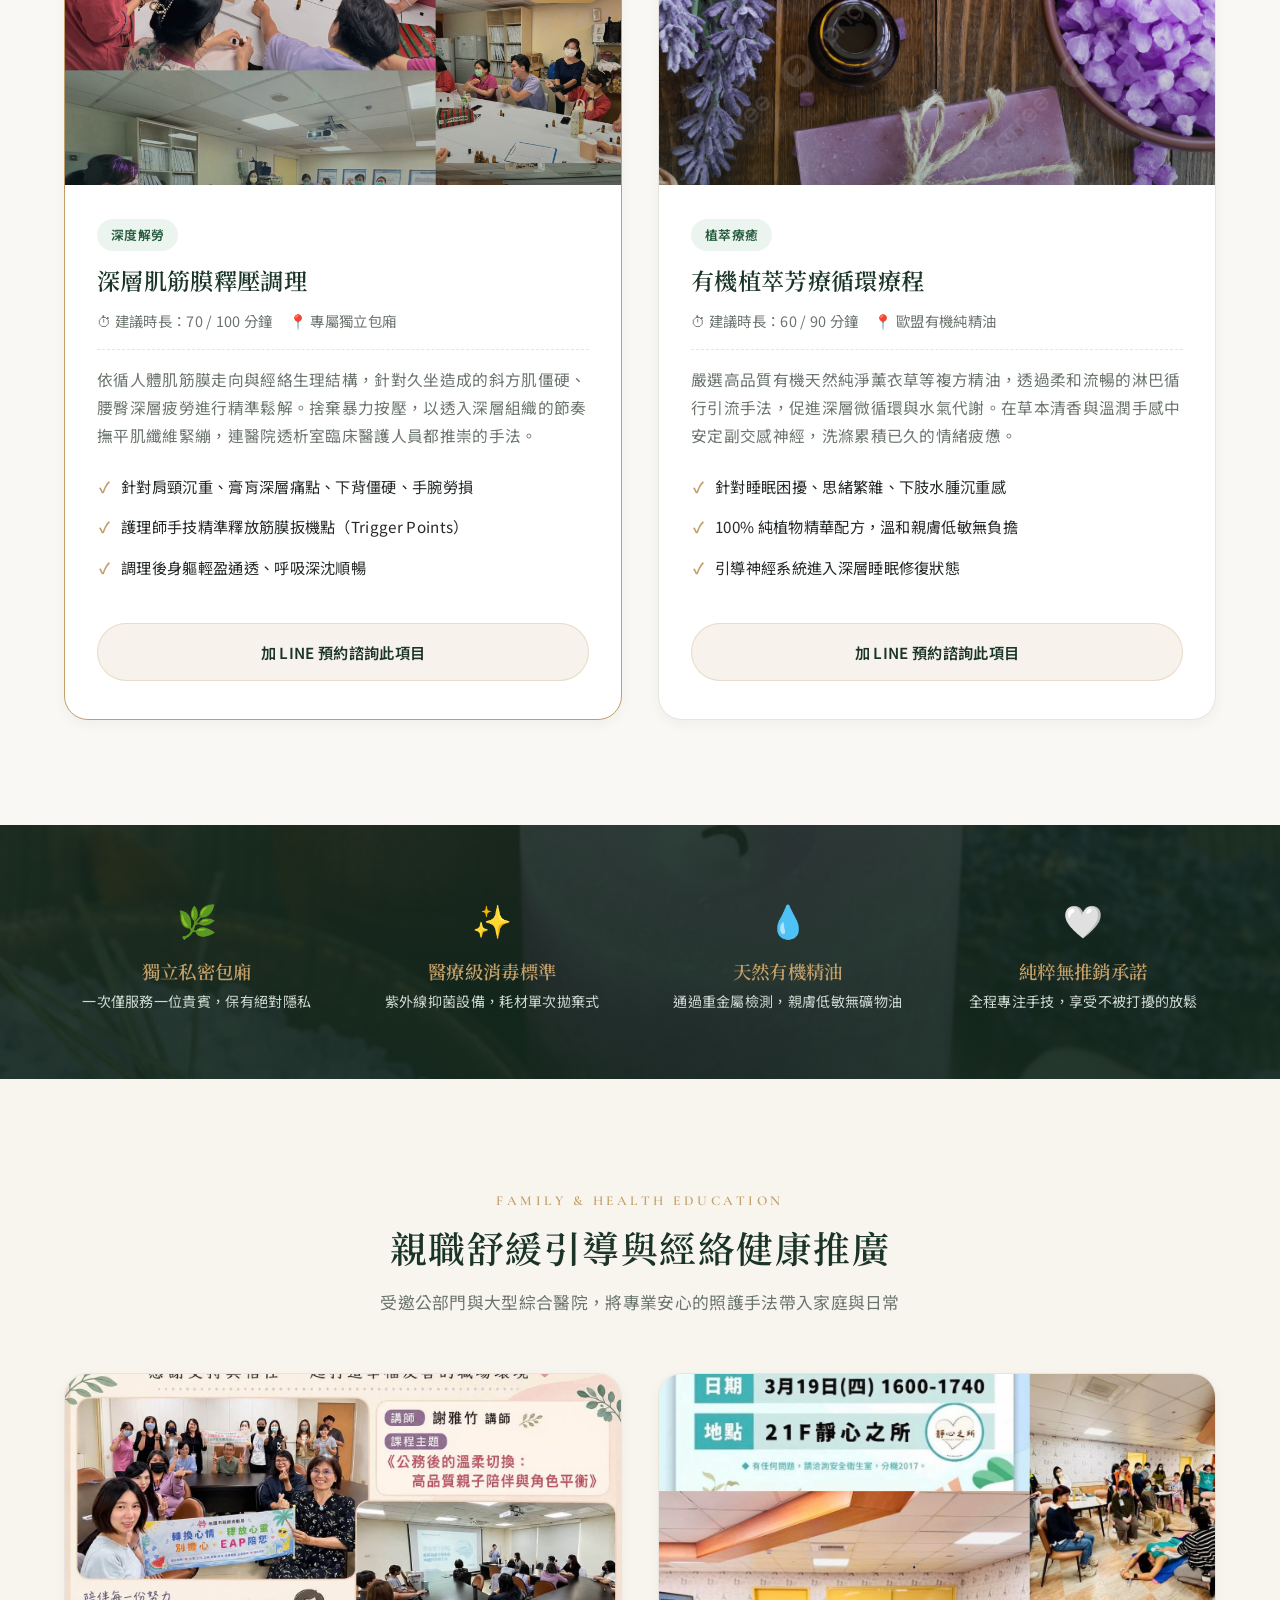
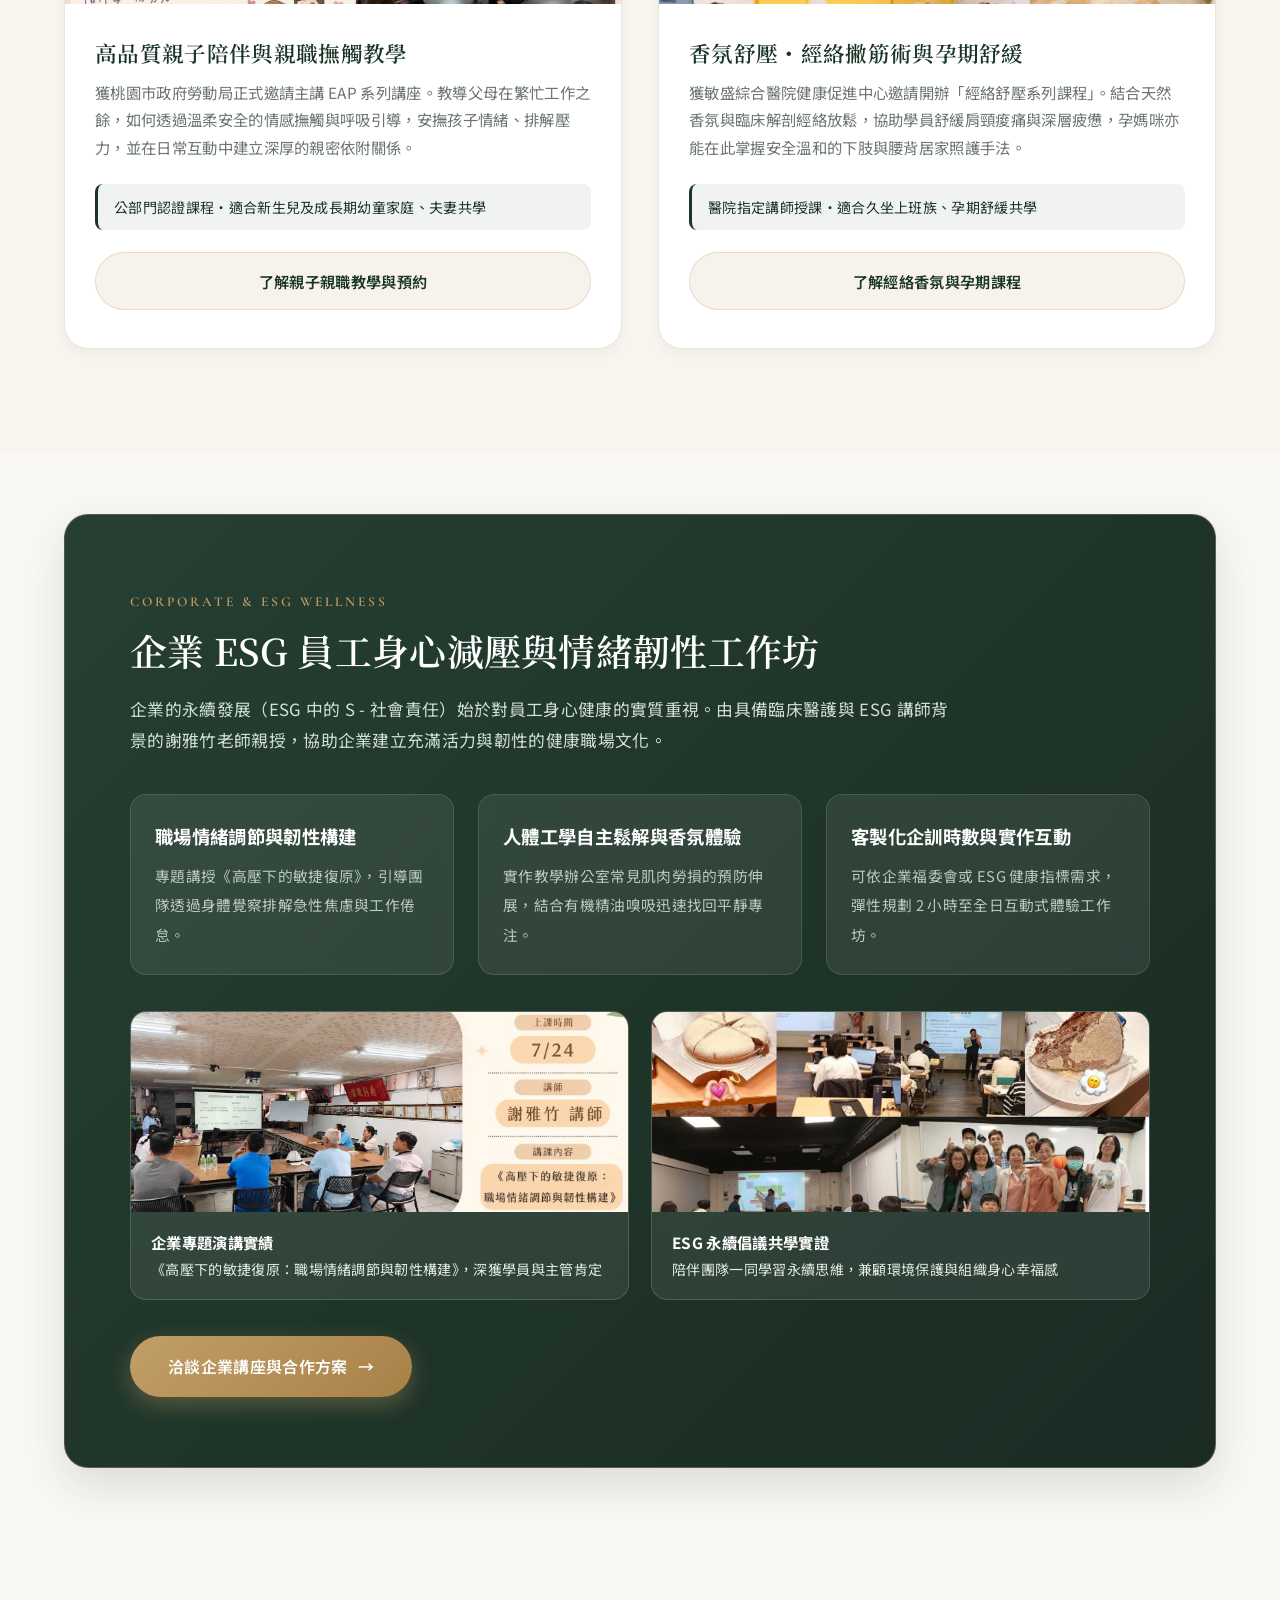
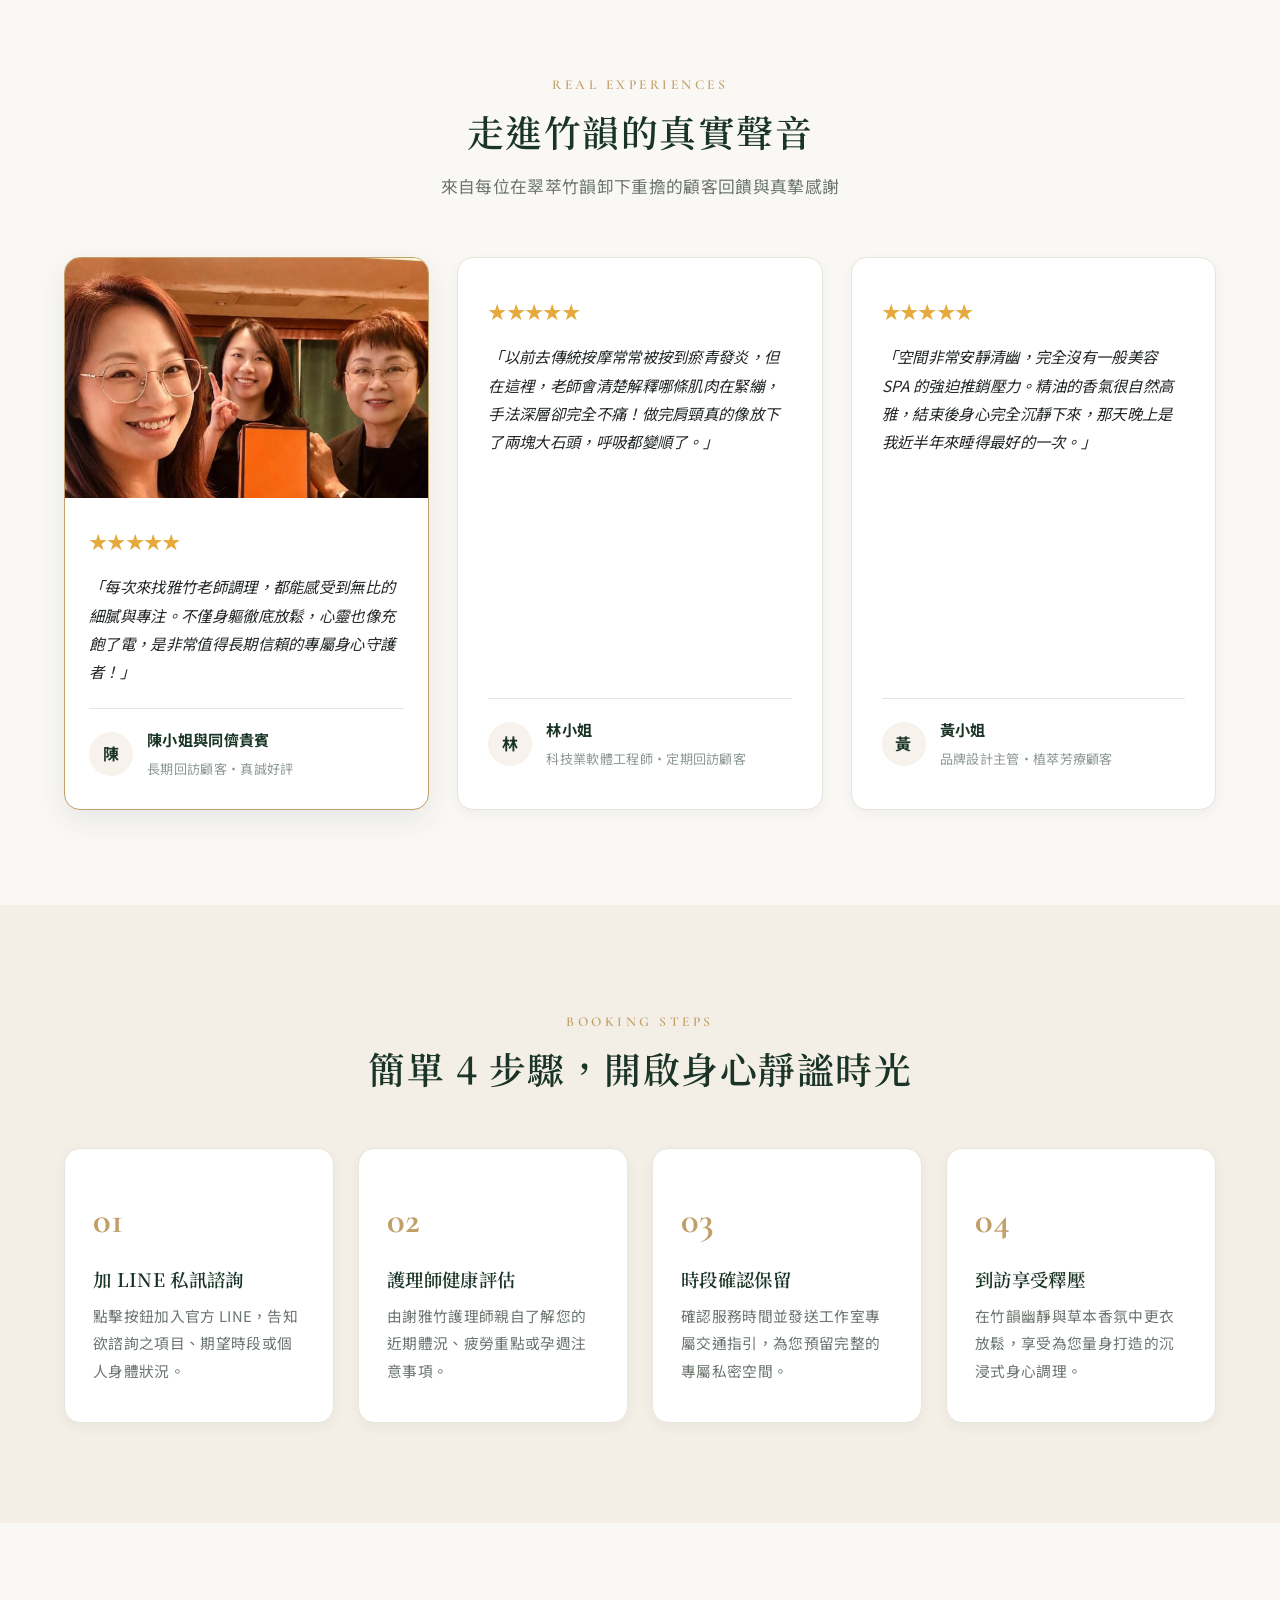
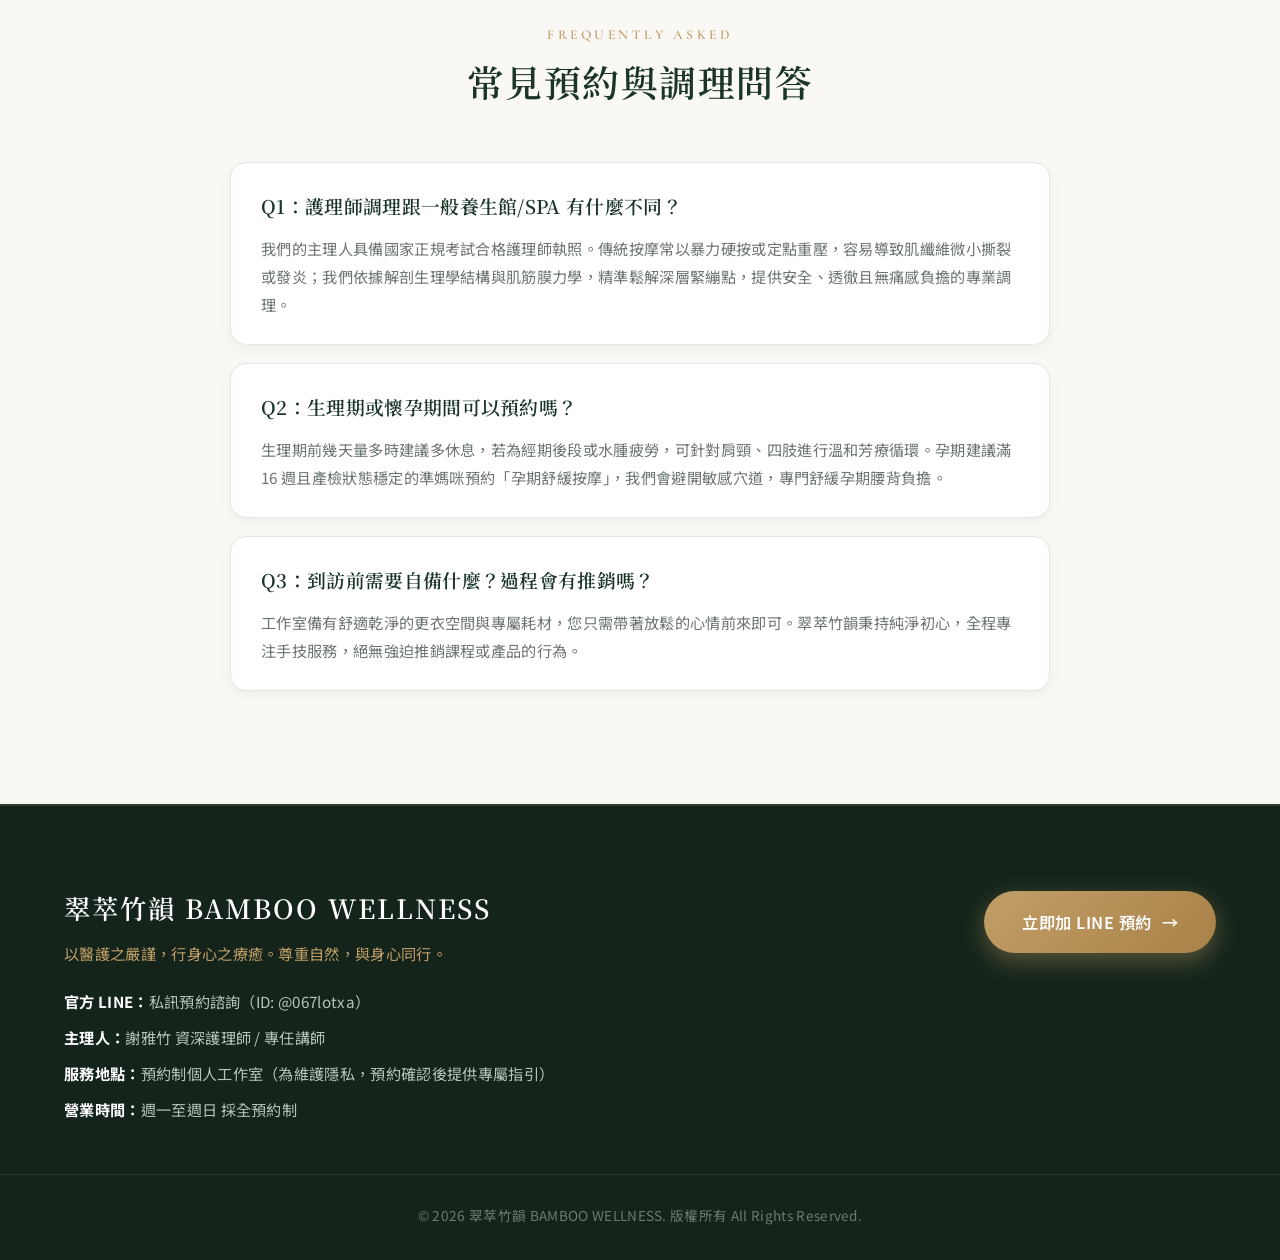
<file: gemini-code-1790691041000.html>
<!DOCTYPE html>
<html lang="zh-Hant">
<head>
  <meta charset="UTF-8">
  <meta name="viewport" content="width=device-width, initial-scale=1.0">
  <title>翠萃竹韻｜謝雅竹護理師・深層筋膜釋壓・ESG 永續芳療</title>
  <meta name="description" content="翠萃竹韻由資深護理師謝雅竹創辦，結合臨床醫護解剖學、純淨天然芳療與 ESG 永續理念。受邀敏盛綜合醫院、桃園市勞動局及各大企業健康工作坊。">
  <link rel="stylesheet" href="style.css">
  <!-- Google Fonts 質感字型 -->
  <link rel="preconnect" href="https://fonts.googleapis.com">
  <link rel="preconnect" href="https://fonts.gstatic.com" crossorigin>
  <link href="https://fonts.googleapis.com/css2?family=Cormorant+Garamond:ital,wght@0,400;0,600;1,400&family=Noto+Sans+TC:wght@300;400;500;700&family=Noto+Serif+TC:wght@400;600;700;900&display=swap" rel="stylesheet">
</head>
<body>

  <!-- 頂部促動公告列 -->
  <div class="top-bar">
    🌿 <strong>一人專屬靜謐時光</strong>｜每日僅接待 <span>3 位</span> 預約嘉賓，守護最高品質的專注療癒
  </div>

  <!-- 頂部導航 -->
  <header class="navbar">
    <div class="container nav-content">
      <a href="#" class="logo">
        <span class="logo-title">翠萃竹韻</span>
        <span class="logo-sub">BAMBOO WELLNESS</span>
      </a>
      <nav>
        <ul class="nav-links">
          <li><a href="#about">背景資歷</a></li>
          <li><a href="#services">調理療程</a></li>
          <li><a href="#training">親職教學</a></li>
          <li><a href="#esg">企業 ESG</a></li>
          <li><a href="#testimonials">顧客見證</a></li>
          <li><a href="#faq">常見問答</a></li>
          <li><a href="https://lin.ee/52fM4HD" target="_blank" rel="noopener" class="btn-nav">LINE 預約諮詢</a></li>
        </ul>
      </nav>
    </div>
  </header>

  <!-- 首頁橫幅 (Hero) ：沉浸式專業按摩背景 -->
  <section class="hero">
    <div class="container hero-content">
      <div class="hero-tag">
        <span class="dot"></span>
        <span>國家考試合格護理師・深層筋膜舒緩・ESG 永續療癒</span>
      </div>
      <h1>以護理專業，順應身心肌理<br><span class="highlight">在竹韻清幽中</span> 重獲輕盈平衡</h1>
      <p>擺脫粗暴死力的硬按，回歸人體解剖生理學與純淨有機植萃。專為高壓久坐族、孕產婦及注重健康的您，打造兼具醫護安心與感官沉浸的專屬釋壓療程。</p>
      
      <div class="hero-buttons">
        <a href="https://lin.ee/52fM4HD" target="_blank" rel="noopener" class="btn-main">
          <span>加 LINE 私訊預約諮詢</span>
          <span>→</span>
        </a>
        <a href="#services" class="btn-sub">探索服務品項</a>
      </div>

      <!-- 信任指標 -->
      <div class="hero-trust-bar">
        <div class="trust-item">
          <span>🛡️</span>
          <span>國家醫護執照<strong>安全把關</strong></span>
        </div>
        <div class="trust-item">
          <span>🌿</span>
          <span>100% 純淨有機<strong>天然植萃</strong></span>
        </div>
        <div class="trust-item">
          <span>🚪</span>
          <span>一對一預約制<strong>純私密包廂</strong></span>
        </div>
        <div class="trust-item">
          <span>✨</span>
          <span>透明收費<strong>全程絕無推銷</strong></span>
        </div>
      </div>
    </div>
  </section>

  <!-- 醫療與公部門合作實績背書橫列 -->
  <div class="partners-bar">
    <div class="container">
      <div class="partners-title">TRUSTED BY HOSPITALS & INSTITUTIONS</div>
      <div class="partners-list">
        <span class="partner-tag">🏥 敏盛綜合醫院 健康促進系列專任講師</span>
        <span class="partner-tag">🏛️ 桃園市政府勞動局 EAP 幸福職場特聘講師</span>
        <span class="partner-tag">🌱 企業 ESG 職場健康韌性工作坊倡議專家</span>
      </div>
    </div>
  </div>

  <!-- 痛點共鳴區 -->
  <section class="pain-points">
    <div class="container">
      <div class="pain-header">
        <span class="sec-subtitle">LISTEN TO YOUR BODY</span>
        <h3>您的身體，是否也在無聲地向您求救？</h3>
      </div>
      <div class="pain-grid">
        <div class="pain-card">
          <h4>久坐僵硬・肩頸如石</h4>
          <p>長時間盯著電腦與手機，膏肓處常有揮之不去的深層痠痛，即便睡了一整夜依舊無法解開沉重感。</p>
        </div>
        <div class="pain-card">
          <h4>思緒繁雜・淺眠易醒</h4>
          <p>交感神經過度活躍，即便躺在床上大腦依然無法關機，渴望一場讓深層神經徹底放鬆的靜謐儀式。</p>
        </div>
        <div class="pain-card">
          <h4>害怕痛感・曾受過傷</h4>
          <p>受夠了傳統推拿盲目用死力硬壓造成的瘀青與發炎？你需要的是循著肌筋膜走向的溫和精準鬆解。</p>
        </div>
        <div class="pain-card">
          <h4>孕期負擔・身心緊繃</h4>
          <p>腰背承重與下肢循環不適，渴望由真正具備臨床醫護背景的老師親手照護，給予最安全的舒緩。</p>
        </div>
      </div>
    </div>
  </section>

  <!-- 3大核心價值 / 信任保證 -->
  <section class="values">
    <div class="container">
      <div class="sec-header">
        <span class="sec-subtitle">WHY CHOOSE US</span>
        <h2>為什麼選擇翠萃竹韻？</h2>
        <p>打破美業與醫療的界線，以臨床醫護的嚴謹，成就最溫柔的身心釋放</p>
      </div>
      <div class="grid-3">
        <div class="value-card">
          <div class="val-icon-wrap">🌿</div>
          <h3>臨床醫護背景背書</h3>
          <p>具備正規臨床護理師執照，透析肌肉解剖、神經走行與骨骼結構，絕不盲目硬扳死按，精準安全釋放深層緊繃點。</p>
        </div>
        <div class="value-card">
          <div class="val-icon-wrap">🎋</div>
          <h3>純淨低敏・ESG 永續</h3>
          <p>秉持綠色永續理念，嚴選歐盟有機認證植萃精油與環保無毒耗材。在深層呵護肌膚與呼吸系統的同時，亦對地球溫柔以待。</p>
        </div>
        <div class="value-card">
          <div class="val-icon-wrap">🍵</div>
          <h3>一人專屬・純粹留白</h3>
          <p>工作室採嚴格預約制，全程一對一服務。沒有嘈雜交談、沒有流水線匆忙，更堅持「零強迫推銷」，讓身心完整回歸平靜。</p>
        </div>
      </div>
    </div>
  </section>

  <!-- 主理人介紹：真實形象照 S__160800771.jpg -->
  <section id="about" class="about">
    <div class="container about-grid">
      <div class="about-photo-wrapper">
        <!-- 專業認證浮動徽章 -->
        <div class="floating-cert-badge">
          <span>🩺</span>
          <span>國家醫護執照認證</span>
        </div>
        <!-- 拱形相框卡片 -->
        <div class="about-photo-card">
          <img src="S__160800771.jpg" alt="翠萃竹韻創辦人 謝雅竹護理師" class="about-photo-img">
          <div class="about-photo-overlay">
            <div class="badge-text">
              <span>FOUNDER & PRACTITIONER</span>
              <strong>謝雅竹 護理師 / 講師</strong>
            </div>
            <div class="badge-quote">
              「身體的緊繃，是心靈發出的求救信號；以醫學為基，方能溫柔以對。」
            </div>
          </div>
        </div>
      </div>
      <div class="about-info">
        <span class="sec-subtitle">MEET THE FOUNDER</span>
        <h2>從臨床照護走進身心綠色癒療</h2>
        <p>在多年的醫療臨床生涯中，我看過無數因長期疲累、重度緊繃與情緒壓力而亮起紅燈的生命。身體累積的沉重，往往遠超過表層皮膚的疲乏。</p>
        <p>創立「翠萃竹韻」，我將護理專業的嚴謹醫學基礎、深層手法調理與 ESG 綠色永續理念融合。我們不只關注當下的舒緩，更注重身心循環與整體健康的長期可持續性。</p>
        <div class="credentials">
          <div class="cred-item">✓ 國家考試合格資深護理師執照</div>
          <div class="cred-item">✓ 敏盛綜合醫院健康促進特聘講師</div>
          <div class="cred-item">✓ 桃園市政府勞動局 EAP 專任講師</div>
          <div class="cred-item">✓ 企業 ESG 職場健康韌性培訓顧問</div>
        </div>
      </div>
    </div>
  </section>

  <!-- 專屬療程項目 (核心服務卡片帶真實專業圖片) -->
  <section id="services" class="services">
    <div class="container">
      <div class="sec-header">
        <span class="sec-subtitle">INDIVIDUAL TREATMENT</span>
        <h2>工作室核心身心調理方案</h2>
        <p>全預約制專屬時段，依據您當日的生理節奏與疲勞狀態客製調理</p>
      </div>
      <div class="grid-2">
        <!-- 服務一：置入臨床醫護與手部經絡伸展實作照片 809544108_...jpg -->
        <div class="service-box featured">
          <div class="featured-badge">熱門推薦</div>
          <div class="service-img-wrap">
            <img src="809544108_28517391377877764_4206132816161404202_n.jpg" alt="透析室腕隧道與媽媽手臨床芳療對策・手技示範">
            <div class="service-img-overlay"></div>
          </div>
          <div class="service-body">
            <div class="service-top">
              <span class="tag">深度解勞</span>
              <h3>深層肌筋膜釋壓調理</h3>
            </div>
            <div class="service-meta">
              <span>⏱ 建議時長：70 / 100 分鐘</span>
              <span>📍 專屬獨立包廂</span>
            </div>
            <p class="service-desc">依循人體肌筋膜走向與經絡生理結構，針對久坐造成的斜方肌僵硬、腰臀深層疲勞進行精準鬆解。捨棄暴力按壓，以透入深層組織的節奏撫平肌纖維緊繃，連醫院透析室臨床醫護人員都推崇的手法。</p>
            <ul class="service-points">
              <li>針對肩頸沉重、膏肓深層痛點、下背僵硬、手腕勞損</li>
              <li>護理師手技精準釋放筋膜扳機點（Trigger Points）</li>
              <li>調理後身軀輕盈通透、呼吸深沈順暢</li>
            </ul>
            <a href="https://lin.ee/52fM4HD" target="_blank" rel="noopener" class="btn-card">加 LINE 預約諮詢此項目</a>
          </div>
        </div>

        <!-- 服務二：置入純淨薰衣草與手工冷製皂芳療照 pngtree-lavender...jpg -->
        <div class="service-box">
          <div class="service-img-wrap">
            <img src="pngtree-lavender-spa-deluxe-purple-massage-photo-picture-image_6566610.jpg" alt="純淨有機薰衣草芳療・天然精油冷製皂">
            <div class="service-img-overlay"></div>
          </div>
          <div class="service-body">
            <div class="service-top">
              <span class="tag">植萃療癒</span>
              <h3>有機植萃芳療循環療程</h3>
            </div>
            <div class="service-meta">
              <span>⏱ 建議時長：60 / 90 分鐘</span>
              <span>📍 歐盟有機純精油</span>
            </div>
            <p class="service-desc">嚴選高品質有機天然純淨薰衣草等複方精油，透過柔和流暢的淋巴循行引流手法，促進深層微循環與水氣代謝。在草本清香與溫潤手感中安定副交感神經，洗滌累積已久的情緒疲憊。</p>
            <ul class="service-points">
              <li>針對睡眠困擾、思緒繁雜、下肢水腫沉重感</li>
              <li>100% 純植物精華配方，溫和親膚低敏無負擔</li>
              <li>引導神經系統進入深層睡眠修復狀態</li>
            </ul>
            <a href="https://lin.ee/52fM4HD" target="_blank" rel="noopener" class="btn-card">加 LINE 預約諮詢此項目</a>
          </div>
        </div>
      </div>
    </div>
  </section>

  <!-- 環境衛生承諾橫幅：背景使用天然薰衣草海鹽燭光照片 914d041e...jpg -->
  <section class="environment-banner">
    <div class="container">
      <div class="env-grid">
        <div class="env-item">
          <div class="icon">🌿</div>
          <h4>獨立私密包廂</h4>
          <p>一次僅服務一位貴賓，保有絕對隱私</p>
        </div>
        <div class="env-item">
          <div class="icon">✨</div>
          <h4>醫療級消毒標準</h4>
          <p>紫外線抑菌設備，耗材單次拋棄式</p>
        </div>
        <div class="env-item">
          <div class="icon">💧</div>
          <h4>天然有機精油</h4>
          <p>通過重金屬檢測，親膚低敏無礦物油</p>
        </div>
        <div class="env-item">
          <div class="icon">🤍</div>
          <h4>純粹無推銷承諾</h4>
          <p>全程專注手技，享受不被打擾的放鬆</p>
        </div>
      </div>
    </div>
  </section>

  <!-- 專業按摩教學 (孕婦 & 兒童)：置入桃園市勞動局講座 756224...jpg & 敏盛醫院香氛撇筋術 654254...jpg -->
  <section id="training" class="training">
    <div class="container">
      <div class="sec-header">
        <span class="sec-subtitle">FAMILY & HEALTH EDUCATION</span>
        <h2>親職舒緩引導與經絡健康推廣</h2>
        <p>受邀公部門與大型綜合醫院，將專業安心的照護手法帶入家庭與日常</p>
      </div>
      <div class="grid-2">
        <div class="class-card">
          <div class="class-img-wrap">
            <img src="756224594_27867134502903458_8123029026427210574_n.jpg" alt="桃園市政府勞動局邀請《公務後的溫柔切換：高品質親子陪伴與角色平衡》">
          </div>
          <div class="class-body">
            <h3>高品質親子陪伴與親職撫觸教學</h3>
            <p>獲桃園市政府勞動局正式邀請主講 EAP 系列講座。教導父母在繁忙工作之餘，如何透過溫柔安全的情感撫觸與呼吸引導，安撫孩子情緒、排解壓力，並在日常互動中建立深厚的親密依附關係。</p>
            <div class="class-fit">公部門認證課程・適合新生兒及成長期幼童家庭、夫妻共學</div>
            <a href="https://lin.ee/52fM4HD" target="_blank" rel="noopener" class="btn-card">了解親子親職教學與預約</a>
          </div>
        </div>

        <div class="class-card">
          <div class="class-img-wrap">
            <img src="654254353_26387888637494726_4937479646530382806_n.jpg" alt="敏盛綜合醫院健康促進《香氛舒壓・撇筋術》經絡放鬆">
          </div>
          <div class="class-body">
            <h3>香氛舒壓・經絡撇筋術與孕期舒緩</h3>
            <p>獲敏盛綜合醫院健康促進中心邀請開辦「經絡舒壓系列課程」。結合天然香氛與臨床解剖經絡放鬆，協助學員舒緩肩頸痠痛與深層疲憊，孕媽咪亦能在此掌握安全溫和的下肢與腰背居家照護手法。</p>
            <div class="class-fit">醫院指定講師授課・適合久坐上班族、孕期舒緩共學</div>
            <a href="https://lin.ee/52fM4HD" target="_blank" rel="noopener" class="btn-card">了解經絡香氛與孕期課程</a>
          </div>
        </div>
      </div>
    </div>
  </section>

  <!-- 企業內訓與 ESG 講座：置入職場情緒韌性 755808...jpg & 碳盤查共學 719864...jpg -->
  <section id="esg" class="esg">
    <div class="container">
      <div class="esg-box">
        <div class="esg-text">
          <span class="sec-subtitle-light">CORPORATE & ESG WELLNESS</span>
          <h2>企業 ESG 員工身心減壓與情緒韌性工作坊</h2>
          <p>企業的永續發展（ESG 中的 S - 社會責任）始於對員工身心健康的實質重視。由具備臨床醫護與 ESG 講師背景的謝雅竹老師親授，協助企業建立充滿活力與韌性的健康職場文化。</p>
          <div class="esg-features">
            <div class="esg-f-item">
              <strong>職場情緒調節與韌性構建</strong>
              <span>專題講授《高壓下的敏捷復原》，引導團隊透過身體覺察排解急性焦慮與工作倦怠。</span>
            </div>
            <div class="esg-f-item">
              <strong>人體工學自主鬆解與香氛體驗</strong>
              <span>實作教學辦公室常見肌肉勞損的預防伸展，結合有機精油嗅吸迅速找回平靜專注。</span>
            </div>
            <div class="esg-f-item">
              <strong>客製化企訓時數與實作互動</strong>
              <span>可依企業福委會或 ESG 健康指標需求，彈性規劃 2 小時至全日互動式體驗工作坊。</span>
            </div>
          </div>

          <!-- 企業實績相片成果展示 -->
          <div class="esg-gallery">
            <div class="esg-photo-card">
              <img src="755808266_27867134516236790_2292300747579595151_n.jpg" alt="企業邀請《高壓下的敏捷復原：職場情緒調節與韌性構建》" class="esg-photo-img">
              <div class="esg-photo-desc">
                <strong>企業專題演講實績</strong>
                <span>《高壓下的敏捷復原：職場情緒調節與韌性構建》，深獲學員與主管肯定</span>
              </div>
            </div>
            <div class="esg-photo-card">
              <img src="719864916_27325565850393662_4962168249504366590_n.jpg" alt="企業永續發展與溫室氣體盤查共學大合照" class="esg-photo-img">
              <div class="esg-photo-desc">
                <strong>ESG 永續倡議共學實證</strong>
                <span>陪伴團隊一同學習永續思維，兼顧環境保護與組織身心幸福感</span>
              </div>
            </div>
          </div>

          <div style="margin-top: 36px;">
            <a href="https://lin.ee/52fM4HD" target="_blank" rel="noopener" class="btn-esg">
              <span>洽談企業講座與合作方案</span>
              <span>→</span>
            </a>
          </div>
        </div>
      </div>
    </div>
  </section>

  <!-- 客戶口碑見證：置入謝老師與顧客合影 791145...jpg -->
  <section id="testimonials" class="testimonials">
    <div class="container">
      <div class="sec-header">
        <span class="sec-subtitle">REAL EXPERIENCES</span>
        <h2>走進竹韻的真實聲音</h2>
        <p>來自每位在翠萃竹韻卸下重擔的顧客回饋與真摯感謝</p>
      </div>
      <div class="testi-grid">
        <!-- 真實合影顧客卡片 -->
        <div class="testi-photo-card">
          <img src="791145081_28357502827199954_5456837343185363557_n.jpg" alt="顧客感謝與謝老師合影" class="testi-card-img">
          <div class="testi-photo-body">
            <div class="testi-stars">★★★★★</div>
            <p class="testi-text">「每次來找雅竹老師調理，都能感受到無比的細膩與專注。不僅身軀徹底放鬆，心靈也像充飽了電，是非常值得長期信賴的專屬身心守護者！」</p>
            <div class="testi-author">
              <div class="author-avatar">陳</div>
              <div class="author-info">
                <strong>陳小姐與同儕貴賓</strong>
                <span>長期回訪顧客・真誠好評</span>
              </div>
            </div>
          </div>
        </div>

        <div class="testi-card">
          <div class="testi-stars">★★★★★</div>
          <p class="testi-text">「以前去傳統按摩常常被按到瘀青發炎，但在這裡，老師會清楚解釋哪條肌肉在緊繃，手法深層卻完全不痛！做完肩頸真的像放下了兩塊大石頭，呼吸都變順了。」</p>
          <div class="testi-author">
            <div class="author-avatar">林</div>
            <div class="author-info">
              <strong>林小姐</strong>
              <span>科技業軟體工程師・定期回訪顧客</span>
            </div>
          </div>
        </div>

        <div class="testi-card">
          <div class="testi-stars">★★★★★</div>
          <p class="testi-text">「空間非常安靜清幽，完全沒有一般美容 SPA 的強迫推銷壓力。精油的香氣很自然高雅，結束後身心完全沉靜下來，那天晚上是我近半年來睡得最好的一次。」</p>
          <div class="testi-author">
            <div class="author-avatar">黃</div>
            <div class="author-info">
              <strong>黃小姐</strong>
              <span>品牌設計主管・植萃芳療顧客</span>
            </div>
          </div>
        </div>
      </div>
    </div>
  </section>

  <!-- 預約流程 -->
  <section class="process">
    <div class="container">
      <div class="sec-header">
        <span class="sec-subtitle">BOOKING STEPS</span>
        <h2>簡單 4 步驟，開啟身心靜謐時光</h2>
      </div>
      <div class="process-steps">
        <div class="step-card">
          <span class="step-num">01</span>
          <h4>加 LINE 私訊諮詢</h4>
          <p>點擊按鈕加入官方 LINE，告知欲諮詢之項目、期望時段或個人身體狀況。</p>
        </div>
        <div class="step-card">
          <span class="step-num">02</span>
          <h4>護理師健康評估</h4>
          <p>由謝雅竹護理師親自了解您的近期體況、疲勞重點或孕週注意事項。</p>
        </div>
        <div class="step-card">
          <span class="step-num">03</span>
          <h4>時段確認保留</h4>
          <p>確認服務時間並發送工作室專屬交通指引，為您預留完整的專屬私密空間。</p>
        </div>
        <div class="step-card">
          <span class="step-num">04</span>
          <h4>到訪享受釋壓</h4>
          <p>在竹韻幽靜與草本香氛中更衣放鬆，享受為您量身打造的沉浸式身心調理。</p>
        </div>
      </div>
    </div>
  </section>

  <!-- FAQ 常見問答 -->
  <section id="faq" class="faq">
    <div class="container">
      <div class="sec-header">
        <span class="sec-subtitle">FREQUENTLY ASKED</span>
        <h2>常見預約與調理問答</h2>
      </div>
      <div class="faq-list">
        <div class="faq-item">
          <div class="faq-question">Q1：護理師調理跟一般養生館/SPA 有什麼不同？</div>
          <div class="faq-answer">
            我們的主理人具備國家正規考試合格護理師執照。傳統按摩常以暴力硬按或定點重壓，容易導致肌纖維微小撕裂或發炎；我們依據解剖生理學結構與肌筋膜力學，精準鬆解深層緊繃點，提供安全、透徹且無痛感負擔的專業調理。
          </div>
        </div>
        <div class="faq-item">
          <div class="faq-question">Q2：生理期或懷孕期間可以預約嗎？</div>
          <div class="faq-answer">
            生理期前幾天量多時建議多休息，若為經期後段或水腫疲勞，可針對肩頸、四肢進行溫和芳療循環。孕期建議滿 16 週且產檢狀態穩定的準媽咪預約「孕期舒緩按摩」，我們會避開敏感穴道，專門舒緩孕期腰背負擔。
          </div>
        </div>
        <div class="faq-item">
          <div class="faq-question">Q3：到訪前需要自備什麼？過程會有推銷嗎？</div>
          <div class="faq-answer">
            工作室備有舒適乾淨的更衣空間與專屬耗材，您只需帶著放鬆的心情前來即可。翠萃竹韻秉持純淨初心，全程專注手技服務，絕無強迫推銷課程或產品的行為。
          </div>
        </div>
      </div>
    </div>
  </section>

  <!-- 頁尾 -->
  <footer class="footer">
    <div class="container footer-content">
      <div class="footer-info">
        <h3>翠萃竹韻 BAMBOO WELLNESS</h3>
        <p class="slogan">以醫護之嚴謹，行身心之療癒。尊重自然，與身心同行。</p>
        <div class="footer-contact">
          <p><strong>官方 LINE：</strong>私訊預約諮詢（ID: @067lotxa）</p>
          <p><strong>主理人：</strong>謝雅竹 資深護理師 / 專任講師</p>
          <p><strong>服務地點：</strong>預約制個人工作室（為維護隱私，預約確認後提供專屬指引）</p>
          <p><strong>營業時間：</strong>週一至週日 採全預約制</p>
        </div>
      </div>
      <div class="footer-action">
        <a href="https://lin.ee/52fM4HD" target="_blank" rel="noopener" class="btn-main">
          <span>立即加 LINE 預約</span>
          <span>→</span>
        </a>
      </div>
    </div>
    <div class="copyright">
      <p>&copy; 2026 翠萃竹韻 BAMBOO WELLNESS. 版權所有 All Rights Reserved.</p>
    </div>
  </footer>

  <!-- 右下角浮動 LINE 按鈕 (桌機版) -->
  <a href="https://lin.ee/52fM4HD" target="_blank" rel="noopener" class="floating-line" aria-label="LINE 預約">
    <span class="line-icon">💬</span>
    <span class="line-text">LINE 預約諮詢</span>
  </a>

  <!-- 手機版專屬底端固定預約列 (高轉換率設計) -->
  <div class="mobile-bottom-bar">
    <div class="bottom-bar-inner">
      <div class="bar-text">
        <strong>翠萃竹韻 謝雅竹護理師</strong>
        <span>醫護手技・純淨天然芳療</span>
      </div>
      <a href="https://lin.ee/52fM4HD" target="_blank" rel="noopener" class="btn-mobile-book">
        <span>💬 LINE 預約</span>
      </a>
    </div>
  </div>

</body>
</html>
</file>
<file: style.css>
/* ========================================================
   翠萃竹韻 BAMBOO WELLNESS - 身心自癒教育學院官方樣式表
   設計風格：頂級沙龍名邸・植萃清幽・無遮擋・無裁切高質感排版
======================================================== */

@import url('https://fonts.googleapis.com/css2?family=Cormorant+Garamond:ital,wght@0,400;0,600;1,400&family=Noto+Sans+TC:wght@300;400;500;700&family=Noto+Serif+TC:wght@400;600;700;900&display=swap');

:root {
  /* 主色系：竹林墨綠、鼠尾草綠、奢華低飽和香檳金 */
  --primary-forest: #1A3527;      /* 深竹墨綠：沉穩安定、學院專業 */
  --primary-sage: #335944;        /* 鼠尾草林綠：溫潤、自然 */
  --primary-hover: #12241B;
  --accent-gold: #C29F68;         /* 暖韻香檳金：輕奢質感、專業點睛 */
  --accent-gold-light: #F7F2EB;   /* 柔金淺暈 */
  --accent-terracotta: #D48B70;   /* 暖陶裸色 */

  /* 底色與文字 */
  --bg-cream: #FAF8F5;            /* 溫潤和紙米白 */
  --bg-soft: #F2EFE9;             /* 輕灰暖米色 */
  --bg-card: #FFFFFF;
  --text-main: #242926;           /* 炭茶黑 */
  --text-muted: #6B756E;          /* 次要說明灰 */
  --text-light: #8E9992;
  --border-light: rgba(194, 159, 104, 0.28);
  --border-subtle: #E8E5DF;

  /* 行銷與標籤 */
  --line-brand: #06C755;
  --line-hover: #05b34c;
  --badge-popular: #EBF4EE;
  --badge-text: #245A3C;

  /* 陰影與圓角 */
  --shadow-sm: 0 4px 12px rgba(26, 53, 39, 0.05);
  --shadow-md: 0 10px 28px rgba(26, 53, 39, 0.09);
  --shadow-lg: 0 18px 45px rgba(26, 53, 39, 0.14);
  --radius-sm: 8px;
  --radius-md: 16px;
  --radius-lg: 24px;
  --radius-full: 9999px;

  /* 字體 */
  --font-serif: "Noto Serif TC", "Cormorant Garamond", serif;
  --font-sans: "Noto Sans TC", -apple-system, BlinkMacSystemFont, "Segoe UI", Roboto, sans-serif;
  --font-en: "Cormorant Garamond", "Noto Serif TC", serif;
}

/* --- 全域設定 --- */
*, *::before, *::after {
  box-sizing: border-box;
  margin: 0;
  padding: 0;
}

html {
  scroll-behavior: smooth;
  font-size: 16px;
}

body {
  font-family: var(--font-sans);
  color: var(--text-main);
  background-color: var(--bg-cream);
  line-height: 1.85;
  letter-spacing: 0.02em;
  -webkit-font-smoothing: antialiased;
  padding-bottom: 70px;
}

@media (min-width: 851px) {
  body {
    padding-bottom: 0;
  }
}

.container {
  width: 90%;
  max-width: 1180px;
  margin: 0 auto;
}

img {
  max-width: 100%;
  height: auto;
  display: block;
}

h1, h2, h3, h4 {
  font-family: var(--font-serif);
  color: var(--primary-forest);
  font-weight: 600;
  line-height: 1.35;
}

/* --- 頂部公告列 --- */
.top-bar {
  background-color: var(--primary-forest);
  color: var(--accent-gold-light);
  font-size: 0.84rem;
  letter-spacing: 1px;
  padding: 9px 16px;
  text-align: center;
  border-bottom: 1px solid rgba(194, 159, 104, 0.2);
}
.top-bar span {
  color: var(--accent-gold);
  font-weight: 600;
}

/* --- 導航列 --- */
.navbar {
  background-color: rgba(250, 248, 245, 0.95);
  backdrop-filter: blur(12px);
  -webkit-backdrop-filter: blur(12px);
  position: sticky;
  top: 0;
  z-index: 999;
  border-bottom: 1px solid var(--border-subtle);
  transition: all 0.3s ease;
}
.nav-content {
  display: flex;
  justify-content: space-between;
  align-items: center;
  height: 80px;
}
.logo {
  display: flex;
  flex-direction: column;
  text-decoration: none;
}
.logo-title {
  font-family: var(--font-serif);
  font-size: 1.45rem;
  font-weight: 700;
  letter-spacing: 3px;
  color: var(--primary-forest);
}
.logo-sub {
  font-family: var(--font-en);
  font-size: 0.72rem;
  letter-spacing: 3px;
  color: var(--accent-gold);
  text-transform: uppercase;
  margin-top: -2px;
}
.nav-links {
  display: flex;
  list-style: none;
  gap: 26px;
  align-items: center;
}
.nav-links a {
  text-decoration: none;
  color: var(--text-main);
  font-size: 0.95rem;
  font-weight: 500;
  transition: all 0.25s ease;
  position: relative;
}
.nav-links a:not(.btn-nav)::after {
  content: "";
  position: absolute;
  bottom: -4px;
  left: 0;
  width: 0%;
  height: 1.5px;
  background-color: var(--accent-gold);
  transition: width 0.3s ease;
}
.nav-links a:hover {
  color: var(--primary-sage);
}
.nav-links a:hover::after {
  width: 100%;
}
.btn-nav {
  background-color: var(--primary-forest);
  color: #ffffff !important;
  padding: 9px 22px;
  border-radius: var(--radius-full);
  font-size: 0.88rem !important;
  letter-spacing: 0.5px;
  box-shadow: 0 4px 12px rgba(26, 53, 39, 0.18);
  transition: transform 0.2s ease, background-color 0.25s ease !important;
}
.btn-nav:hover {
  background-color: var(--primary-sage) !important;
  transform: translateY(-1px);
}

/* --- 首頁 Hero 區塊：自癒教育核心定位 --- */
.hero {
  position: relative;
  padding: 130px 0 120px;
  text-align: center;
  background: 
    linear-gradient(180deg, rgba(20, 40, 30, 0.84) 0%, rgba(26, 53, 39, 0.90) 100%),
    url('https://images.unsplash.com/photo-1540555700478-4be289fbecef?auto=format&fit=crop&w=1920&q=80') center center / cover no-repeat;
  color: #ffffff;
  overflow: hidden;
}
.hero-content {
  position: relative;
  z-index: 2;
  max-width: 900px;
}
.hero-tag {
  display: inline-flex;
  align-items: center;
  gap: 8px;
  background-color: rgba(255, 255, 255, 0.12);
  backdrop-filter: blur(8px);
  border: 1px solid rgba(194, 159, 104, 0.4);
  color: #F7F2EB;
  padding: 8px 22px;
  border-radius: var(--radius-full);
  font-size: 0.9rem;
  font-weight: 500;
  letter-spacing: 1.5px;
  margin-bottom: 26px;
}
.hero-tag .dot {
  width: 7px;
  height: 7px;
  background-color: var(--accent-gold);
  border-radius: 50%;
  box-shadow: 0 0 8px var(--accent-gold);
}
.hero h1 {
  font-size: 3rem;
  letter-spacing: 2px;
  margin-bottom: 26px;
  color: #ffffff;
  text-shadow: 0 2px 10px rgba(0, 0, 0, 0.35);
}
.hero h1 .highlight {
  color: var(--accent-gold);
  font-style: italic;
  font-family: var(--font-serif);
}
.hero p {
  font-size: 1.15rem;
  color: #E2ECE5;
  max-width: 740px;
  margin: 0 auto 38px;
  line-height: 1.95;
  text-shadow: 0 1px 4px rgba(0,0,0,0.3);
}
.hero-buttons {
  display: flex;
  justify-content: center;
  align-items: center;
  gap: 20px;
  flex-wrap: wrap;
  margin-bottom: 48px;
}
.btn-main {
  display: inline-flex;
  align-items: center;
  gap: 10px;
  background: linear-gradient(135deg, var(--accent-gold) 0%, #A88147 100%);
  color: #ffffff;
  padding: 16px 38px;
  border-radius: var(--radius-full);
  text-decoration: none;
  font-weight: 600;
  font-size: 1.02rem;
  letter-spacing: 0.5px;
  box-shadow: 0 8px 25px rgba(194, 159, 104, 0.4);
  transition: all 0.3s cubic-bezier(0.16, 1, 0.3, 1);
}
.btn-main:hover {
  transform: translateY(-2px);
  box-shadow: 0 12px 32px rgba(194, 159, 104, 0.5);
  background: linear-gradient(135deg, #d3b079 0%, #b89155 100%);
}
.btn-sub {
  display: inline-flex;
  align-items: center;
  gap: 8px;
  background-color: rgba(255, 255, 255, 0.1);
  backdrop-filter: blur(6px);
  color: #ffffff;
  border: 1.5px solid rgba(255, 255, 255, 0.6);
  padding: 15px 34px;
  border-radius: var(--radius-full);
  text-decoration: none;
  font-weight: 500;
  font-size: 1.02rem;
  transition: all 0.25s ease;
}
.btn-sub:hover {
  background-color: rgba(255, 255, 255, 0.22);
  border-color: #ffffff;
  color: #ffffff;
}
.hero-trust-bar {
  display: flex;
  justify-content: center;
  gap: 30px;
  flex-wrap: wrap;
  border-top: 1px solid rgba(255, 255, 255, 0.15);
  padding-top: 26px;
}
.trust-item {
  display: flex;
  align-items: center;
  gap: 8px;
  font-size: 0.9rem;
  color: #D3E0D8;
}
.trust-item strong {
  color: #ffffff;
  font-weight: 600;
}

/* --- 合作單位背書列 --- */
.partners-bar {
  background-color: #FFFFFF;
  border-top: 1px solid var(--border-subtle);
  border-bottom: 1px solid var(--border-subtle);
  padding: 30px 0;
  text-align: center;
}
.partners-title {
  font-size: 0.84rem;
  letter-spacing: 2px;
  color: var(--text-light);
  font-weight: 600;
  text-transform: uppercase;
  margin-bottom: 16px;
}
.partners-list {
  display: flex;
  justify-content: center;
  align-items: center;
  gap: 32px;
  flex-wrap: wrap;
}
.partner-tag {
  display: inline-flex;
  align-items: center;
  gap: 8px;
  background-color: var(--bg-cream);
  border: 1px solid var(--border-subtle);
  padding: 8px 20px;
  border-radius: var(--radius-full);
  font-size: 0.9rem;
  font-weight: 500;
  color: var(--primary-forest);
}

/* --- 痛點與理念共鳴區 --- */
.pain-points {
  padding: 80px 0;
  background-color: #F4EFE6;
  border-top: 1px solid var(--border-subtle);
  border-bottom: 1px solid var(--border-subtle);
}
.pain-header {
  text-align: center;
  margin-bottom: 45px;
}
.pain-header h3 {
  font-size: 1.8rem;
  margin-bottom: 10px;
  color: var(--primary-forest);
}
.pain-header p {
  color: var(--text-muted);
  font-size: 1.05rem;
}
.pain-grid {
  display: grid;
  grid-template-columns: repeat(auto-fit, minmax(260px, 1fr));
  gap: 24px;
}
.pain-card {
  background: rgba(255, 255, 255, 0.9);
  backdrop-filter: blur(8px);
  padding: 30px 26px;
  border-radius: var(--radius-md);
  border-top: 4px solid var(--accent-gold);
  box-shadow: var(--shadow-sm);
  transition: transform 0.25s ease;
}
.pain-card:hover {
  transform: translateY(-4px);
}
.pain-card .pain-num {
  font-family: var(--font-en);
  font-size: 1.6rem;
  font-weight: 700;
  color: var(--accent-gold);
  display: block;
  margin-bottom: 8px;
}
.pain-card h4 {
  font-size: 1.18rem;
  margin-bottom: 10px;
  color: var(--primary-forest);
}
.pain-card p {
  font-size: 0.94rem;
  color: var(--text-muted);
  line-height: 1.75;
}

/* --- 3大核心價值 / 授人以漁 --- */
.values {
  padding: 95px 0;
}
.grid-3 {
  display: grid;
  grid-template-columns: repeat(auto-fit, minmax(300px, 1fr));
  gap: 32px;
}
.value-card {
  background-color: var(--bg-card);
  padding: 44px 34px;
  border-radius: var(--radius-lg);
  border: 1px solid var(--border-subtle);
  text-align: center;
  box-shadow: var(--shadow-sm);
  transition: transform 0.3s ease, box-shadow 0.3s ease, border-color 0.3s ease;
  position: relative;
  overflow: hidden;
}
.value-card:hover {
  transform: translateY(-6px);
  box-shadow: var(--shadow-md);
  border-color: var(--border-light);
}
.val-icon-wrap {
  width: 72px;
  height: 72px;
  margin: 0 auto 22px;
  background-color: var(--accent-gold-light);
  border-radius: 50%;
  display: flex;
  align-items: center;
  justify-content: center;
  font-size: 2.1rem;
  border: 1px solid var(--border-light);
}
.value-card h3 {
  margin-bottom: 14px;
  font-size: 1.35rem;
}
.value-card p {
  color: var(--text-muted);
  font-size: 0.95rem;
  line-height: 1.8;
}

/* --- 標題規範 --- */
.sec-header {
  text-align: center;
  max-width: 720px;
  margin: 0 auto 55px auto;
}
.sec-subtitle {
  display: inline-block;
  font-family: var(--font-en);
  font-size: 0.85rem;
  letter-spacing: 3.5px;
  color: var(--accent-gold);
  font-weight: 600;
  text-transform: uppercase;
  margin-bottom: 10px;
}
.sec-header h2 {
  font-size: 2.3rem;
  letter-spacing: 1.5px;
  margin-bottom: 14px;
}
.sec-header p {
  color: var(--text-muted);
  font-size: 1.05rem;
}

/* --- 主理人區塊：頂級沙龍名邸風格（無裁切、無溢出、零遮擋） --- */
.about {
  padding: 100px 0;
  background: radial-gradient(circle at 10% 20%, rgba(194, 159, 104, 0.12) 0%, transparent 40%),
              linear-gradient(135deg, #F6F2EB 0%, #ECE4D6 100%);
  position: relative;
}
.about-grid {
  display: grid;
  grid-template-columns: 1fr 1.35fr;
  gap: 60px;
  align-items: center;
}
.about-photo-wrapper {
  position: relative;
  max-width: 380px;
  margin: 0 auto;
  width: 100%;
}
/* 拱型主相框 */
.about-photo-card {
  position: relative;
  border-radius: 190px 190px 24px 24px;
  overflow: hidden;
  box-shadow: 0 16px 40px rgba(26, 53, 39, 0.14);
  border: 2px solid var(--accent-gold);
  background: #ffffff;
  height: 460px;
}
.about-photo-img {
  width: 100%;
  height: 100%;
  object-fit: cover;
  object-position: top center;
  display: block;
  transition: transform 0.6s cubic-bezier(0.16, 1, 0.3, 1);
}
.about-photo-card:hover .about-photo-img {
  transform: scale(1.03);
}
/* 專業認證徽章：移至右下角平直處，徹底避開頂部圓弧與頭髮 */
.floating-cert-badge {
  position: absolute;
  bottom: 16px;  /* 👈 改成 bottom: 16px (原本是 top) */
  right: 16px;
  top: auto;
  background: linear-gradient(135deg, var(--accent-gold) 0%, #A88147 100%);
  color: #ffffff;
  padding: 8px 16px;
  border-radius: var(--radius-full);
  font-size: 0.8rem;
  font-weight: 600;
  letter-spacing: 0.8px;
  box-shadow: 0 4px 16px rgba(0, 0, 0, 0.25);
  display: flex;
  align-items: center;
  gap: 6px;
  z-index: 5;
  white-space: nowrap;
}
/* 主理人名牌內的專屬金色認證標籤（固定尺寸、絕不變形拉伸） */
.founder-cert-tag {
  display: inline-flex;
  align-items: center;
  gap: 6px;
  background: linear-gradient(135deg, var(--accent-gold) 0%, #A88147 100%);
  color: #ffffff;
  padding: 6px 16px;
  border-radius: var(--radius-full);
  font-size: 0.8rem;
  font-weight: 600;
  letter-spacing: 0.8px;
  box-shadow: 0 4px 12px rgba(168, 129, 71, 0.3);
  margin-bottom: 12px;
}
.founder-title-tag {
  font-family: var(--font-en);
  font-size: 0.78rem;
  letter-spacing: 3px;
  color: var(--accent-gold);
  font-weight: 600;
  margin-bottom: 6px;
}
.founder-name {
  font-family: var(--font-serif);
  font-size: 1.45rem;
  color: var(--primary-forest);
  margin-bottom: 10px;
}
.founder-name span {
  font-size: 0.95rem;
  font-family: var(--font-sans);
  color: var(--text-muted);
  font-weight: 400;
  margin-left: 8px;
}
.founder-quote {
  font-size: 0.88rem;
  color: var(--text-muted);
  font-style: italic;
  line-height: 1.75;
  padding-top: 12px;
  border-top: 1px dashed var(--border-subtle);
  margin: 0;
}
.about-info h2 {
  font-size: 2.15rem;
  margin-bottom: 22px;
  line-height: 1.4;
}
.about-info p {
  margin-bottom: 16px;
  color: #3C443F;
  font-size: 1.02rem;
}
.credentials {
  display: grid;
  grid-template-columns: 1fr 1fr;
  gap: 14px;
  margin-top: 28px;
  padding: 22px;
  background: rgba(255, 255, 255, 0.7);
  border-radius: var(--radius-md);
  border: 1px solid var(--border-subtle);
}
.cred-item {
  font-weight: 500;
  font-size: 0.95rem;
  color: var(--primary-forest);
}

/* --- 核心研習教學方案卡片 --- */
.services {
  padding: 105px 0;
  background-color: var(--bg-cream);
}
.grid-2 {
  display: grid;
  grid-template-columns: repeat(auto-fit, minmax(360px, 1fr));
  gap: 36px;
}
.service-box {
  background: var(--bg-card);
  border: 1px solid var(--border-subtle);
  border-radius: var(--radius-lg);
  overflow: hidden;
  display: flex;
  flex-direction: column;
  box-shadow: var(--shadow-sm);
  transition: all 0.3s ease;
  position: relative;
}
.service-box:hover {
  transform: translateY(-5px);
  box-shadow: var(--shadow-lg);
  border-color: var(--border-light);
}
.service-box.featured {
  border: 1.5px solid var(--accent-gold);
}
.featured-badge {
  position: absolute;
  top: 16px;
  right: 18px;
  background: linear-gradient(135deg, var(--accent-gold) 0%, #A88147 100%);
  color: #fff;
  font-size: 0.75rem;
  font-weight: 600;
  padding: 5px 14px;
  border-radius: var(--radius-full);
  letter-spacing: 1px;
  z-index: 5;
  box-shadow: 0 4px 10px rgba(0,0,0,0.25);
}
.service-img-wrap {
  width: 100%;
  height: 230px;
  overflow: hidden;
  position: relative;
}
.service-img-wrap img {
  width: 100%;
  height: 100%;
  object-fit: cover;
  transition: transform 0.5s ease;
}
.service-box:hover .service-img-wrap img {
  transform: scale(1.06);
}
.service-img-overlay {
  position: absolute;
  top: 0;
  left: 0;
  right: 0;
  bottom: 0;
  background: linear-gradient(180deg, rgba(0,0,0,0.05) 0%, rgba(26, 53, 39, 0.35) 100%);
}
.service-body {
  padding: 34px 32px 38px;
  display: flex;
  flex-direction: column;
  flex-grow: 1;
}
.service-top h3 {
  font-size: 1.45rem;
  margin-top: 6px;
}
.tag {
  background-color: var(--badge-popular);
  color: var(--badge-text);
  padding: 4px 14px;
  border-radius: var(--radius-full);
  font-size: 0.8rem;
  font-weight: 600;
  display: inline-block;
  margin-bottom: 8px;
}
.service-meta {
  display: flex;
  gap: 16px;
  margin: 12px 0 16px;
  padding-bottom: 14px;
  border-bottom: 1px dashed var(--border-subtle);
  font-size: 0.9rem;
  color: var(--text-muted);
}
.service-desc {
  color: var(--text-muted);
  font-size: 0.98rem;
  margin-bottom: 22px;
  line-height: 1.8;
}
.service-points {
  list-style: none;
  margin-bottom: 30px;
  flex-grow: 1;
}
.service-points li {
  position: relative;
  padding-left: 24px;
  margin-bottom: 12px;
  color: var(--text-main);
  font-size: 0.95rem;
}
.service-points li::before {
  content: "✓";
  color: var(--accent-gold);
  position: absolute;
  left: 2px;
  font-weight: 700;
}
.btn-card {
  display: block;
  text-align: center;
  background-color: var(--accent-gold-light);
  color: var(--primary-forest);
  border: 1px solid var(--border-light);
  padding: 14px 20px;
  border-radius: var(--radius-full);
  text-decoration: none;
  font-weight: 600;
  font-size: 0.95rem;
  transition: all 0.3s ease;
}
.service-box:hover .btn-card {
  background-color: var(--primary-forest);
  color: #ffffff;
  border-color: var(--primary-forest);
}

/* --- 調理服務式微／特別說明卡片 --- */
.private-treatment-note {
  margin-top: 50px;
  background: #F4EFE6;
  border: 1px dashed rgba(194, 159, 104, 0.45);
  border-radius: var(--radius-md);
  padding: 28px 32px;
  text-align: center;
  position: relative;
}
.note-badge {
  display: inline-block;
  background-color: var(--primary-forest);
  color: #ffffff;
  font-size: 0.78rem;
  padding: 4px 14px;
  border-radius: var(--radius-full);
  letter-spacing: 1px;
  margin-bottom: 10px;
}
.private-treatment-note h4 {
  font-size: 1.2rem;
  color: var(--primary-forest);
  margin-bottom: 10px;
}
.private-treatment-note p {
  color: var(--text-muted);
  font-size: 0.95rem;
  max-width: 820px;
  margin: 0 auto;
  line-height: 1.8;
}

/* --- 環境衛生與教學承諾橫幅 --- */
.environment-banner {
  position: relative;
  background: 
    linear-gradient(rgba(20, 42, 31, 0.88), rgba(20, 42, 31, 0.92)),
    url('914d041e121fbb6c0e3a0477c0d9d5d6.jpg') center center / cover no-repeat;
  color: #fff;
  padding: 65px 0;
}
.env-grid {
  display: grid;
  grid-template-columns: repeat(auto-fit, minmax(230px, 1fr));
  gap: 30px;
  text-align: center;
}
.env-item .icon {
  font-size: 2rem;
  margin-bottom: 10px;
}
.env-item h4 {
  color: var(--accent-gold);
  font-size: 1.15rem;
  margin-bottom: 6px;
}
.env-item p {
  color: #CFD9D3;
  font-size: 0.88rem;
  line-height: 1.7;
}

/* --- 親職教學與課程 --- */
.training {
  padding: 105px 0;
  background-color: #F8F5EE;
}
.class-card {
  background-color: var(--bg-card);
  border-radius: var(--radius-lg);
  border: 1px solid var(--border-subtle);
  overflow: hidden;
  display: flex;
  flex-direction: column;
  box-shadow: var(--shadow-sm);
  transition: transform 0.3s ease;
}
.class-card:hover {
  transform: translateY(-5px);
  box-shadow: var(--shadow-md);
}
.class-img-wrap {
  width: 100%;
  height: 230px;
  overflow: hidden;
}
.class-img-wrap img {
  width: 100%;
  height: 100%;
  object-fit: cover;
  transition: transform 0.4s ease;
}
.class-card:hover .class-img-wrap img {
  transform: scale(1.05);
}
.class-body {
  padding: 34px 30px 38px;
  display: flex;
  flex-direction: column;
  flex-grow: 1;
}
.class-card h3 {
  font-size: 1.35rem;
  margin-bottom: 12px;
}
.class-card p {
  color: var(--text-muted);
  margin-bottom: 22px;
  font-size: 0.96rem;
  flex-grow: 1;
  line-height: 1.8;
}
.class-fit {
  background-color: rgba(56, 94, 75, 0.07);
  color: var(--primary-forest);
  font-size: 0.88rem;
  padding: 10px 16px;
  border-radius: var(--radius-sm);
  border-left: 3px solid var(--primary-forest);
  margin-bottom: 22px;
}

/* --- 企業 ESG 區塊 --- */
.esg {
  padding: 60px 0 105px 0;
}
.esg-box {
  background: 
    linear-gradient(135deg, rgba(26, 53, 39, 0.95) 0%, rgba(18, 36, 27, 0.97) 100%),
    url('https://images.unsplash.com/photo-1515377905703-c4788e51af15?auto=format&fit=crop&w=1920&q=80') center center / cover no-repeat;
  color: #ffffff;
  padding: 70px 65px;
  border-radius: var(--radius-lg);
  box-shadow: var(--shadow-lg);
  border: 1px solid rgba(194, 159, 104, 0.35);
  position: relative;
}
.sec-subtitle-light {
  display: inline-block;
  font-family: var(--font-en);
  font-size: 0.85rem;
  letter-spacing: 3px;
  color: var(--accent-gold);
  font-weight: 600;
  margin-bottom: 12px;
}
.esg-text h2 {
  color: #ffffff;
  font-size: 2.3rem;
  margin-bottom: 18px;
}
.esg-text > p {
  color: #D3E0D8;
  max-width: 820px;
  font-size: 1.05rem;
  margin-bottom: 38px;
}
.esg-features {
  display: grid;
  grid-template-columns: repeat(auto-fit, minmax(260px, 1fr));
  gap: 24px;
  margin-bottom: 36px;
}
.esg-f-item {
  background-color: rgba(255, 255, 255, 0.08);
  backdrop-filter: blur(8px);
  padding: 24px;
  border-radius: var(--radius-md);
  border: 1px solid rgba(255, 255, 255, 0.12);
}
.esg-f-item strong {
  display: block;
  font-size: 1.15rem;
  margin-bottom: 8px;
  color: #fff;
}
.esg-f-item span {
  font-size: 0.92rem;
  color: #BACBC1;
}
.btn-esg {
  display: inline-flex;
  align-items: center;
  gap: 10px;
  background: linear-gradient(135deg, var(--accent-gold) 0%, #A88147 100%);
  color: #ffffff;
  padding: 16px 38px;
  border-radius: var(--radius-full);
  text-decoration: none;
  font-weight: 600;
  font-size: 1rem;
  box-shadow: 0 8px 22px rgba(194, 159, 104, 0.35);
  transition: all 0.3s ease;
}
.btn-esg:hover {
  transform: translateY(-2px);
  box-shadow: 0 12px 28px rgba(194, 159, 104, 0.45);
}

/* 企業工作坊實績相片網格 */
.esg-gallery {
  display: grid;
  grid-template-columns: repeat(auto-fit, minmax(280px, 1fr));
  gap: 22px;
  margin-top: 36px;
}
.esg-photo-card {
  background: rgba(255, 255, 255, 0.08);
  backdrop-filter: blur(8px);
  border: 1px solid rgba(255, 255, 255, 0.15);
  border-radius: var(--radius-md);
  overflow: hidden;
  display: flex;
  flex-direction: column;
  transition: transform 0.3s ease;
}
.esg-photo-card:hover {
  transform: translateY(-4px);
  border-color: var(--accent-gold);
}
.esg-photo-img {
  width: 100%;
  height: 200px;
  object-fit: cover;
  display: block;
}
.esg-photo-desc {
  padding: 18px 20px;
  color: #E2ECE5;
  font-size: 0.88rem;
  line-height: 1.6;
}
.esg-photo-desc strong {
  display: block;
  color: #fff;
  font-size: 0.96rem;
  margin-bottom: 4px;
}

/* --- 學員與機構見證評價 --- */
.testimonials {
  padding: 95px 0;
  background-color: var(--bg-cream);
}
.testi-grid {
  display: grid;
  grid-template-columns: repeat(auto-fit, minmax(300px, 1fr));
  gap: 28px;
}
.testi-card {
  background: var(--bg-card);
  padding: 36px 30px;
  border-radius: var(--radius-md);
  border: 1px solid var(--border-subtle);
  box-shadow: var(--shadow-sm);
  display: flex;
  flex-direction: column;
}
.testi-stars {
  color: #E5A93C;
  font-size: 1.15rem;
  margin-bottom: 14px;
}
.testi-text {
  font-size: 0.96rem;
  color: var(--text-main);
  line-height: 1.85;
  margin-bottom: 22px;
  flex-grow: 1;
  font-style: italic;
}
.testi-author {
  display: flex;
  align-items: center;
  gap: 14px;
  border-top: 1px solid var(--border-subtle);
  padding-top: 16px;
}
.author-avatar {
  width: 44px;
  height: 44px;
  background-color: var(--accent-gold-light);
  color: var(--primary-forest);
  border-radius: 50%;
  display: flex;
  align-items: center;
  justify-content: center;
  font-weight: 700;
  font-size: 1rem;
}
.author-info strong {
  display: block;
  font-size: 0.95rem;
  color: var(--primary-forest);
}
.author-info span {
  font-size: 0.82rem;
  color: var(--text-light);
}

/* 學員真實合影見證卡 */
.testi-photo-card {
  background: var(--bg-card);
  border-radius: var(--radius-md);
  border: 1.5px solid var(--accent-gold);
  box-shadow: var(--shadow-md);
  overflow: hidden;
  display: flex;
  flex-direction: column;
}
.testi-card-img {
  width: 100%;
  height: 240px;
  object-fit: cover;
  object-position: center top;
}
.testi-photo-body {
  padding: 26px 24px;
  display: flex;
  flex-direction: column;
  flex-grow: 1;
}

/* --- 教學與研習流程 --- */
.process {
  padding: 100px 0;
  background-color: #F4EFE6;
}
.process-steps {
  display: grid;
  grid-template-columns: repeat(auto-fit, minmax(230px, 1fr));
  gap: 24px;
}
.step-card {
  background: var(--bg-card);
  padding: 38px 28px;
  border-radius: var(--radius-md);
  border: 1px solid var(--border-subtle);
  box-shadow: var(--shadow-sm);
  transition: transform 0.25s ease;
}
.step-card:hover {
  transform: translateY(-4px);
}
.step-num {
  font-size: 2.3rem;
  font-weight: 700;
  color: var(--accent-gold);
  display: block;
  margin-bottom: 12px;
  font-family: var(--font-en);
}
.step-card h4 {
  margin-bottom: 10px;
  font-size: 1.15rem;
}
.step-card p {
  color: var(--text-muted);
  font-size: 0.92rem;
}

/* --- FAQ 常見問答 --- */
.faq {
  padding: 95px 0;
  background-color: var(--bg-cream);
}
.faq-list {
  max-width: 820px;
  margin: 0 auto;
}
.faq-item {
  background: var(--bg-card);
  border-radius: var(--radius-md);
  border: 1px solid var(--border-subtle);
  margin-bottom: 18px;
  padding: 26px 30px;
  box-shadow: var(--shadow-sm);
}
.faq-question {
  font-family: var(--font-serif);
  font-size: 1.18rem;
  color: var(--primary-forest);
  font-weight: 600;
  margin-bottom: 10px;
}
.faq-answer {
  color: var(--text-muted);
  font-size: 0.95rem;
  line-height: 1.85;
}

/* --- 頁尾 --- */
.footer {
  background-color: #14241B;
  color: #9FABA2;
  padding: 85px 0 32px 0;
  border-top: 2px solid rgba(194, 159, 104, 0.2);
}
.footer-content {
  display: flex;
  justify-content: space-between;
  align-items: flex-start;
  flex-wrap: wrap;
  gap: 40px;
  margin-bottom: 50px;
}
.footer-info {
  max-width: 520px;
}
.footer-info h3 {
  color: #ffffff;
  font-size: 1.65rem;
  letter-spacing: 2px;
  margin-bottom: 12px;
}
.footer-info p.slogan {
  color: var(--accent-gold);
  font-size: 0.95rem;
  margin-bottom: 20px;
}
.footer-contact p {
  font-size: 0.95rem;
  margin-top: 8px;
  color: #B5C4BB;
}
.footer-contact strong {
  color: #fff;
}
.footer-action .btn-main {
  background: linear-gradient(135deg, var(--accent-gold) 0%, #A88147 100%);
}
.copyright {
  border-top: 1px solid rgba(255, 255, 255, 0.08);
  padding-top: 28px;
  text-align: center;
  font-size: 0.85rem;
  color: #6C7A70;
}

/* --- 右下角浮動 LINE 按鈕 (桌機) --- */
.floating-line {
  position: fixed;
  bottom: 32px;
  right: 32px;
  background: linear-gradient(135deg, var(--line-brand) 0%, var(--line-hover) 100%);
  color: #ffffff;
  display: flex;
  align-items: center;
  gap: 10px;
  padding: 14px 26px;
  border-radius: var(--radius-full);
  text-decoration: none;
  font-weight: 600;
  font-size: 0.95rem;
  box-shadow: 0 6px 20px rgba(6, 199, 85, 0.38);
  z-index: 998;
  transition: all 0.25s ease;
}
.floating-line:hover {
  transform: translateY(-3px) scale(1.02);
}

/* --- 手機版專屬固定列 --- */
.mobile-bottom-bar {
  display: none;
  position: fixed;
  bottom: 0;
  left: 0;
  right: 0;
  background: rgba(255, 255, 255, 0.96);
  backdrop-filter: blur(10px);
  border-top: 1px solid var(--border-subtle);
  padding: 10px 16px;
  z-index: 1001;
  box-shadow: 0 -4px 16px rgba(0,0,0,0.06);
}
.mobile-bottom-bar .bottom-bar-inner {
  display: flex;
  align-items: center;
  justify-content: space-between;
  gap: 12px;
}
.mobile-bottom-bar .bar-text {
  font-size: 0.82rem;
  color: var(--text-muted);
}
.mobile-bottom-bar .bar-text strong {
  display: block;
  color: var(--primary-forest);
  font-size: 0.95rem;
}
.mobile-bottom-bar .btn-mobile-book {
  background: linear-gradient(135deg, var(--line-brand) 0%, var(--line-hover) 100%);
  color: #fff;
  text-decoration: none;
  font-weight: 600;
  font-size: 0.95rem;
  padding: 12px 22px;
  border-radius: var(--radius-full);
  display: flex;
  align-items: center;
  gap: 6px;
  flex-shrink: 0;
}

/* --- 手機版響應式 (RWD) --- */
@media (max-width: 850px) {
  .nav-links {
    display: none;
  }
  .hero {
    padding: 85px 0 75px;
  }
  .hero h1 {
    font-size: 2.15rem;
    line-height: 1.35;
  }
  .hero p {
    font-size: 1.05rem;
  }
  .about-grid {
    grid-template-columns: 1fr;
    gap: 36px;
  }
  .about-photo-wrapper {
    max-width: 320px;
  }
  .about-photo-card {
    height: 400px;
    border-radius: 160px 160px 20px 20px;
  }
  .about-photo-img {
    height: 100%;
    object-position: top center;
  }
  .floating-cert-badge {
    top: 14px;
    right: 14px;
    font-size: 0.76rem;
    padding: 6px 14px;
  }
  .about-founder-card {
    padding: 18px 20px;
    margin-top: 14px;
  }
  .founder-name {
    font-size: 1.3rem;
  }
  .credentials {
    grid-template-columns: 1fr;
  }
  .grid-2 {
    grid-template-columns: 1fr;
  }
  .service-body {
    padding: 26px 20px 30px;
  }
  .esg-box {
    padding: 40px 24px;
  }
  .esg-text h2 {
    font-size: 1.85rem;
  }
  .esg-gallery {
    grid-template-columns: 1fr;
  }
  .partners-list {
    flex-direction: column;
    gap: 12px;
  }
  .footer-content {
    flex-direction: column;
  }
  .footer-action .btn-main {
    width: 100%;
    justify-content: center;
  }
  .floating-line {
    display: none;
  }
  .mobile-bottom-bar {
    display: block;
  }
}
</file>
